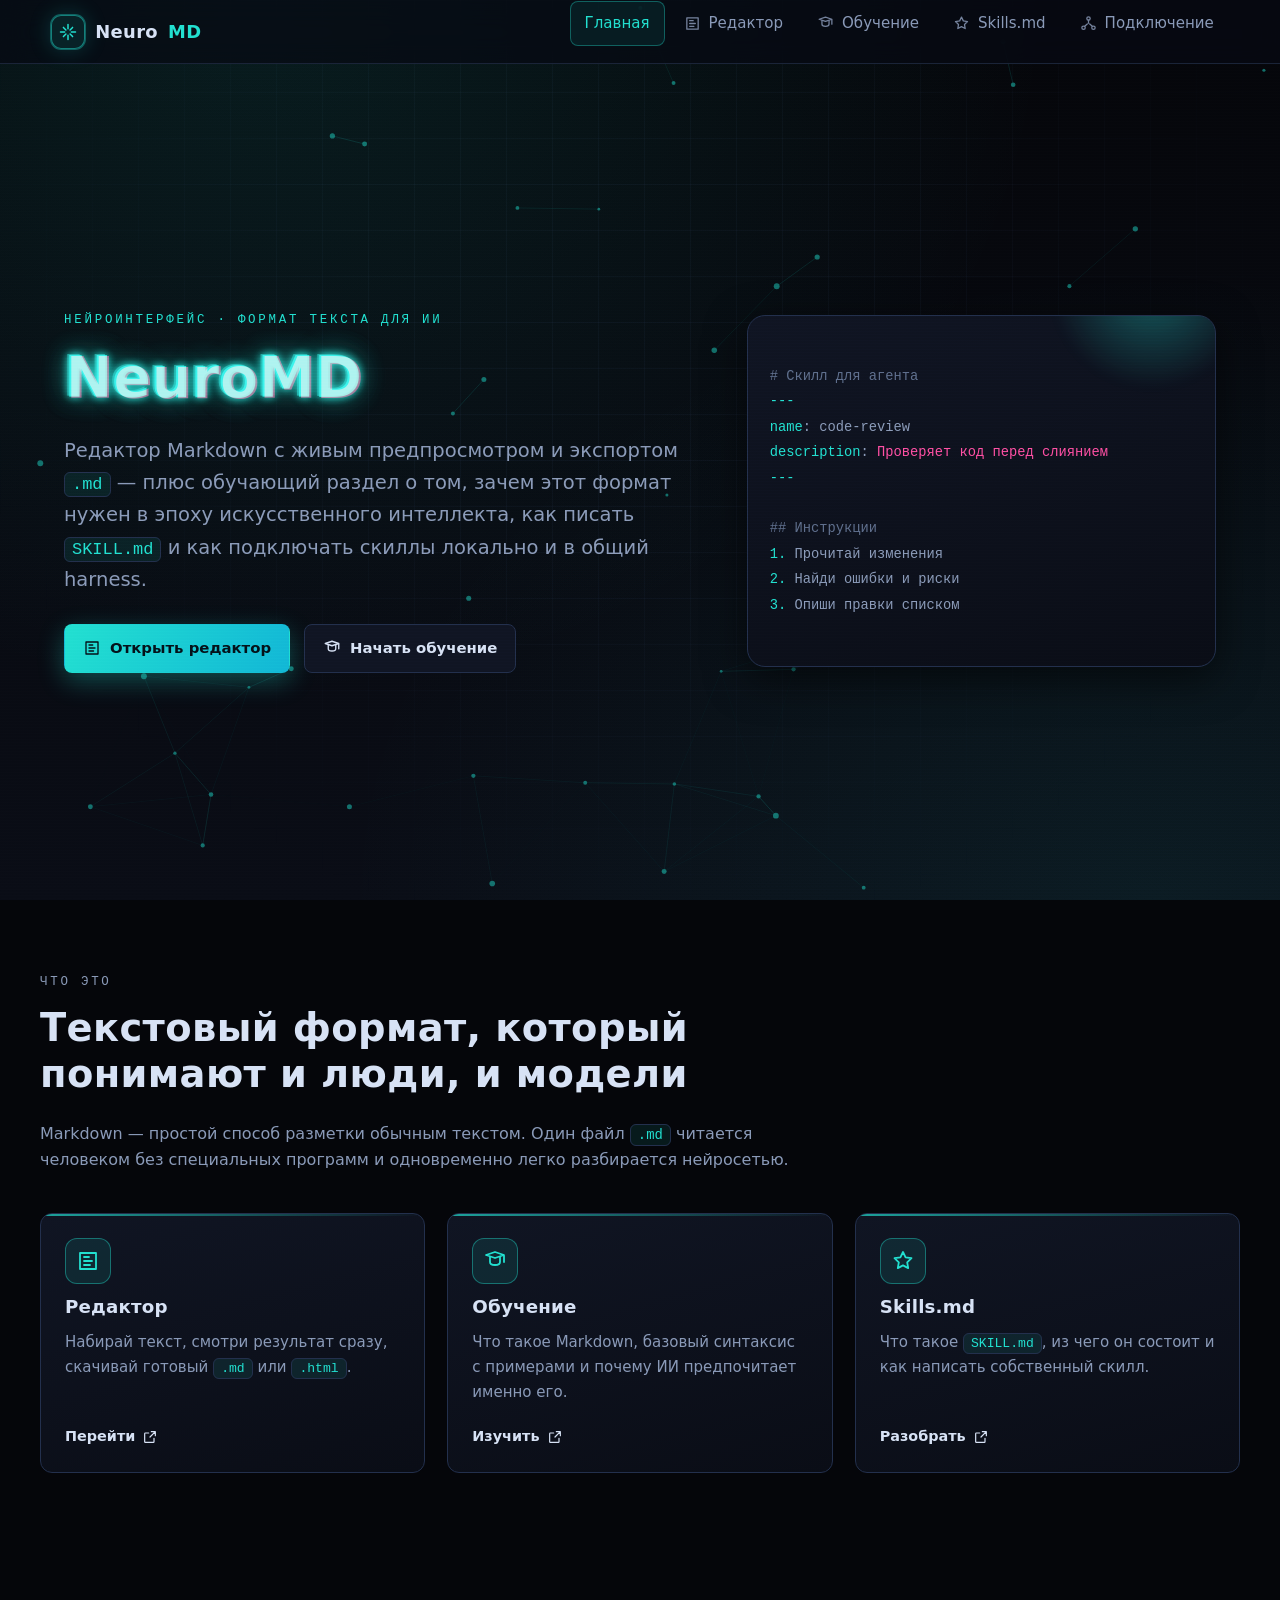
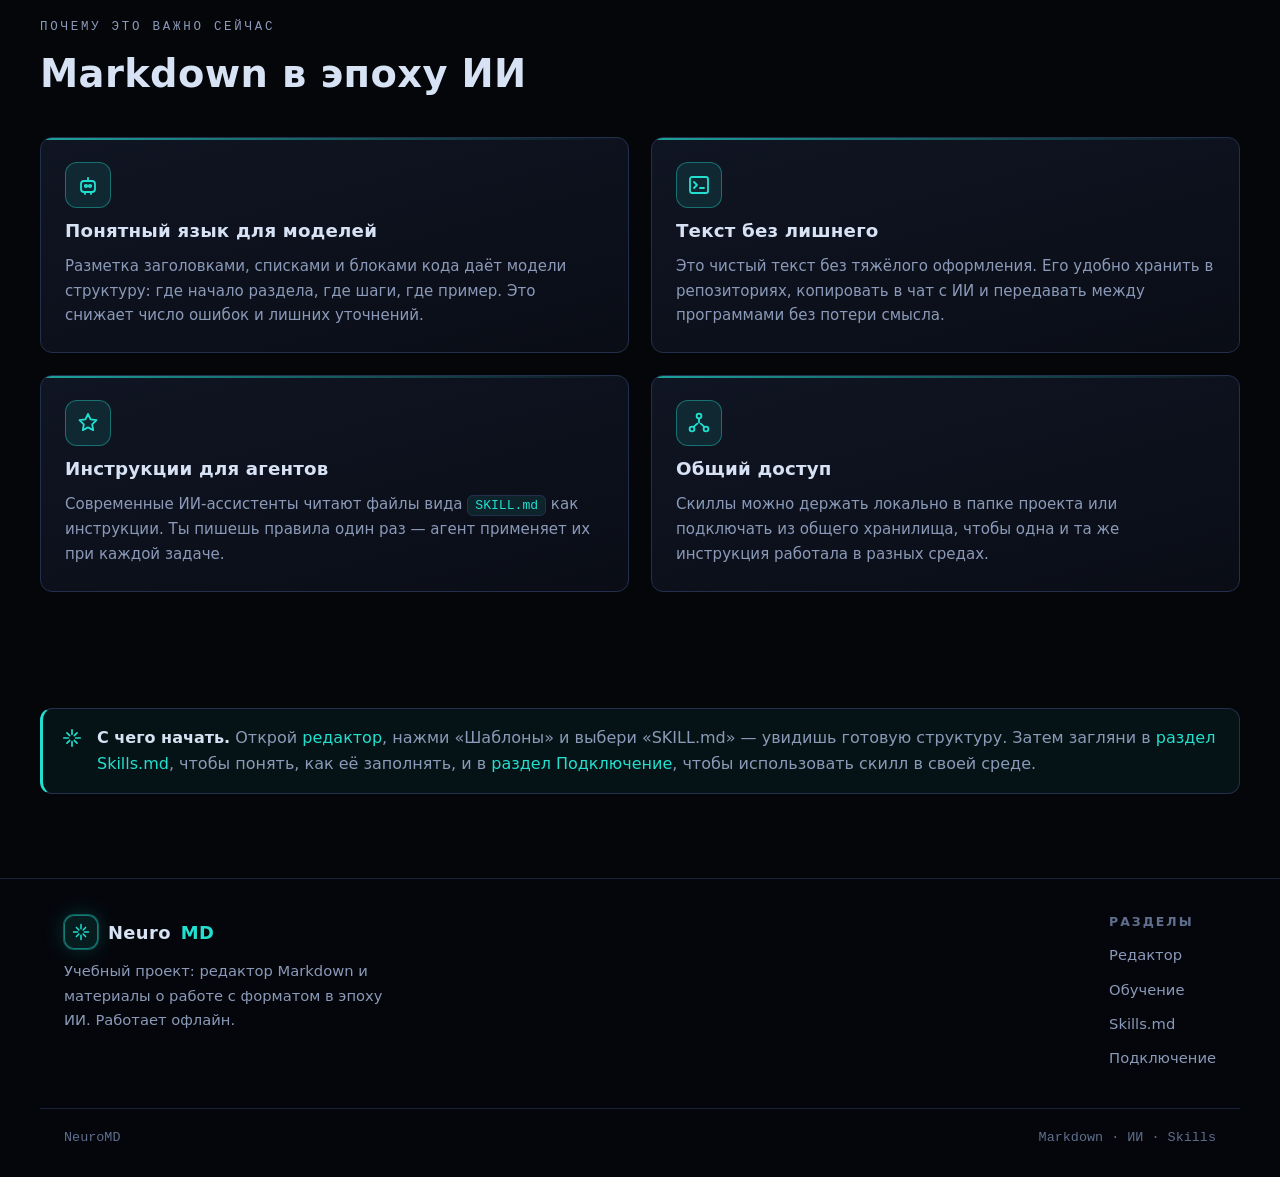
<file: index.html>
<!DOCTYPE html>
<html lang="ru">
<head>
  <meta charset="utf-8">
  <meta name="viewport" content="width=device-width, initial-scale=1">
  <meta http-equiv="Content-Security-Policy" content="default-src 'self'; script-src 'self'; style-src 'self' 'unsafe-inline'; img-src 'self' blob:; object-src 'none'; base-uri 'none'; form-action 'none'; connect-src 'none'">
  <link rel="icon" href="assets/favicon.svg" type="image/svg+xml">
  <title>NeuroMD — редактор Markdown и обучение</title>
  <meta name="description" content="Редактор Markdown с генерацией .md файлов и обучающий раздел о том, зачем нужен этот формат в эпоху ИИ.">
  <link rel="stylesheet" href="css/base.css">
  <link rel="stylesheet" href="css/layout.css">
  <link rel="stylesheet" href="css/components.css">
</head>
<body data-section="editor">
  <canvas id="neuro-bg"></canvas>

  <nav class="nav">
    <div class="container nav__inner">
      <a class="brand" href="index.html">
        <span class="brand__mark"><svg class="icon"><use href="#i-spark"></use></svg></span>
        Neuro<span class="brand__dot">MD</span>
      </a>
      <ul class="nav__links" id="nav-links">
        <li><a class="nav__link" href="index.html">Главная</a></li>
        <li><a class="nav__link" href="pages/editor.html"><svg class="icon"><use href="#i-editor"></use></svg>Редактор</a></li>
        <li><a class="nav__link" href="pages/learn.html"><svg class="icon"><use href="#i-learn"></use></svg>Обучение</a></li>
        <li><a class="nav__link" href="pages/skills.html"><svg class="icon"><use href="#i-skills"></use></svg>Skills.md</a></li>
        <li><a class="nav__link" href="pages/harness.html"><svg class="icon"><use href="#i-harness"></use></svg>Подключение</a></li>
      </ul>
      <button class="nav__toggle" id="nav-toggle" aria-label="Меню" aria-expanded="false"><svg class="icon"><use href="#i-menu"></use></svg></button>
    </div>
  </nav>

  <header class="hero scanlines">
    <div class="container hero__grid">
      <div>
        <p class="kicker">Нейроинтерфейс · формат текста для ИИ</p>
        <h1><span class="glitch glow-text" data-text="NeuroMD">NeuroMD</span></h1>
        <p class="hero__lead">
          Редактор Markdown с живым предпросмотром и экспортом <code>.md</code> — плюс
          обучающий раздел о том, зачем этот формат нужен в эпоху искусственного интеллекта,
          как писать <code>SKILL.md</code> и как подключать скиллы локально и в общий harness.
        </p>
        <div class="hero__actions">
          <a class="btn btn--primary" href="pages/editor.html"><svg class="icon"><use href="#i-editor"></use></svg>Открыть редактор</a>
          <a class="btn" href="pages/learn.html"><svg class="icon"><use href="#i-learn"></use></svg>Начать обучение</a>
        </div>
      </div>
      <div class="hero__visual">
        <div class="hero__code">
<span class="c"># Скилл для агента</span>
<span class="k">---</span>
<span class="k">name</span>: code-review
<span class="k">description</span>: <span class="s">Проверяет код перед слиянием</span>
<span class="k">---</span>

<span class="c">## Инструкции</span>
<span class="k">1.</span> Прочитай изменения
<span class="k">2.</span> Найди ошибки и риски
<span class="k">3.</span> Опиши правки списком
        </div>
      </div>
    </div>
  </header>

  <main>
    <section class="container section">
      <div class="section-head reveal">
        <p class="kicker">Что это</p>
        <h2>Текстовый формат, который понимают и люди, и модели</h2>
        <p>Markdown — простой способ разметки обычным текстом. Один файл <code>.md</code> читается
        человеком без специальных программ и одновременно легко разбирается нейросетью.</p>
      </div>
      <div class="grid grid--3">
        <a class="card reveal" href="pages/editor.html">
          <span class="card__ico"><svg class="icon"><use href="#i-editor"></use></svg></span>
          <h3>Редактор</h3>
          <p>Набирай текст, смотри результат сразу, скачивай готовый <code>.md</code> или <code>.html</code>.</p>
          <span class="card__link">Перейти <svg class="icon"><use href="#i-external"></use></svg></span>
        </a>
        <a class="card reveal" href="pages/learn.html">
          <span class="card__ico"><svg class="icon"><use href="#i-learn"></use></svg></span>
          <h3>Обучение</h3>
          <p>Что такое Markdown, базовый синтаксис с примерами и почему ИИ предпочитает именно его.</p>
          <span class="card__link">Изучить <svg class="icon"><use href="#i-external"></use></svg></span>
        </a>
        <a class="card reveal" href="pages/skills.html">
          <span class="card__ico"><svg class="icon"><use href="#i-skills"></use></svg></span>
          <h3>Skills.md</h3>
          <p>Что такое <code>SKILL.md</code>, из чего он состоит и как написать собственный скилл.</p>
          <span class="card__link">Разобрать <svg class="icon"><use href="#i-external"></use></svg></span>
        </a>
      </div>
    </section>

    <section class="container section">
      <div class="section-head reveal">
        <p class="kicker">Почему это важно сейчас</p>
        <h2>Markdown в эпоху ИИ</h2>
      </div>
      <div class="grid grid--2">
        <div class="card reveal">
          <span class="card__ico"><svg class="icon"><use href="#i-robot"></use></svg></span>
          <h3>Понятный язык для моделей</h3>
          <p>Разметка заголовками, списками и блоками кода даёт модели структуру: где начало раздела,
          где шаги, где пример. Это снижает число ошибок и лишних уточнений.</p>
        </div>
        <div class="card reveal">
          <span class="card__ico"><svg class="icon"><use href="#i-terminal"></use></svg></span>
          <h3>Текст без лишнего</h3>
          <p>Это чистый текст без тяжёлого оформления. Его удобно хранить в репозиториях, копировать
          в чат с ИИ и передавать между программами без потери смысла.</p>
        </div>
        <div class="card reveal">
          <span class="card__ico"><svg class="icon"><use href="#i-skills"></use></svg></span>
          <h3>Инструкции для агентов</h3>
          <p>Современные ИИ-ассистенты читают файлы вида <code>SKILL.md</code> как инструкции.
          Ты пишешь правила один раз — агент применяет их при каждой задаче.</p>
        </div>
        <div class="card reveal">
          <span class="card__ico"><svg class="icon"><use href="#i-harness"></use></svg></span>
          <h3>Общий доступ</h3>
          <p>Скиллы можно держать локально в папке проекта или подключать из общего хранилища,
          чтобы одна и та же инструкция работала в разных средах.</p>
        </div>
      </div>
    </section>

    <section class="container section--tight">
      <div class="callout reveal">
        <svg class="icon"><use href="#i-spark"></use></svg>
        <p><strong>С чего начать.</strong> Открой <a href="pages/editor.html">редактор</a>, нажми «Шаблоны» и выбери
        «SKILL.md» — увидишь готовую структуру. Затем загляни в <a href="pages/skills.html">раздел Skills.md</a>,
        чтобы понять, как её заполнять, и в <a href="pages/harness.html">раздел Подключение</a>, чтобы
        использовать скилл в своей среде.</p>
      </div>
    </section>
  </main>

  <footer class="footer">
    <div class="container footer__grid">
      <div class="footer__brand">
        <div class="brand" style="margin-bottom:10px">
          <span class="brand__mark"><svg class="icon"><use href="#i-spark"></use></svg></span>
          Neuro<span class="brand__dot">MD</span>
        </div>
        <p>Учебный проект: редактор Markdown и материалы о работе с форматом в эпоху ИИ. Работает офлайн.</p>
      </div>
      <div class="footer__col">
        <h4>Разделы</h4>
        <ul>
          <li><a href="pages/editor.html">Редактор</a></li>
          <li><a href="pages/learn.html">Обучение</a></li>
          <li><a href="pages/skills.html">Skills.md</a></li>
          <li><a href="pages/harness.html">Подключение</a></li>
        </ul>
      </div>
    </div>
    <div class="container footer__bottom">
      <span>NeuroMD</span>
      <span>Markdown · ИИ · Skills</span>
    </div>
  </footer>

  <script src="js/icons.js" defer></script>
  <script src="js/parser.js" defer></script>
  <script src="js/storage.js" defer></script>
  <script src="js/neuro-bg.js" defer></script>
  <script src="js/ui.js" defer></script>
</body>
</html>
</file>
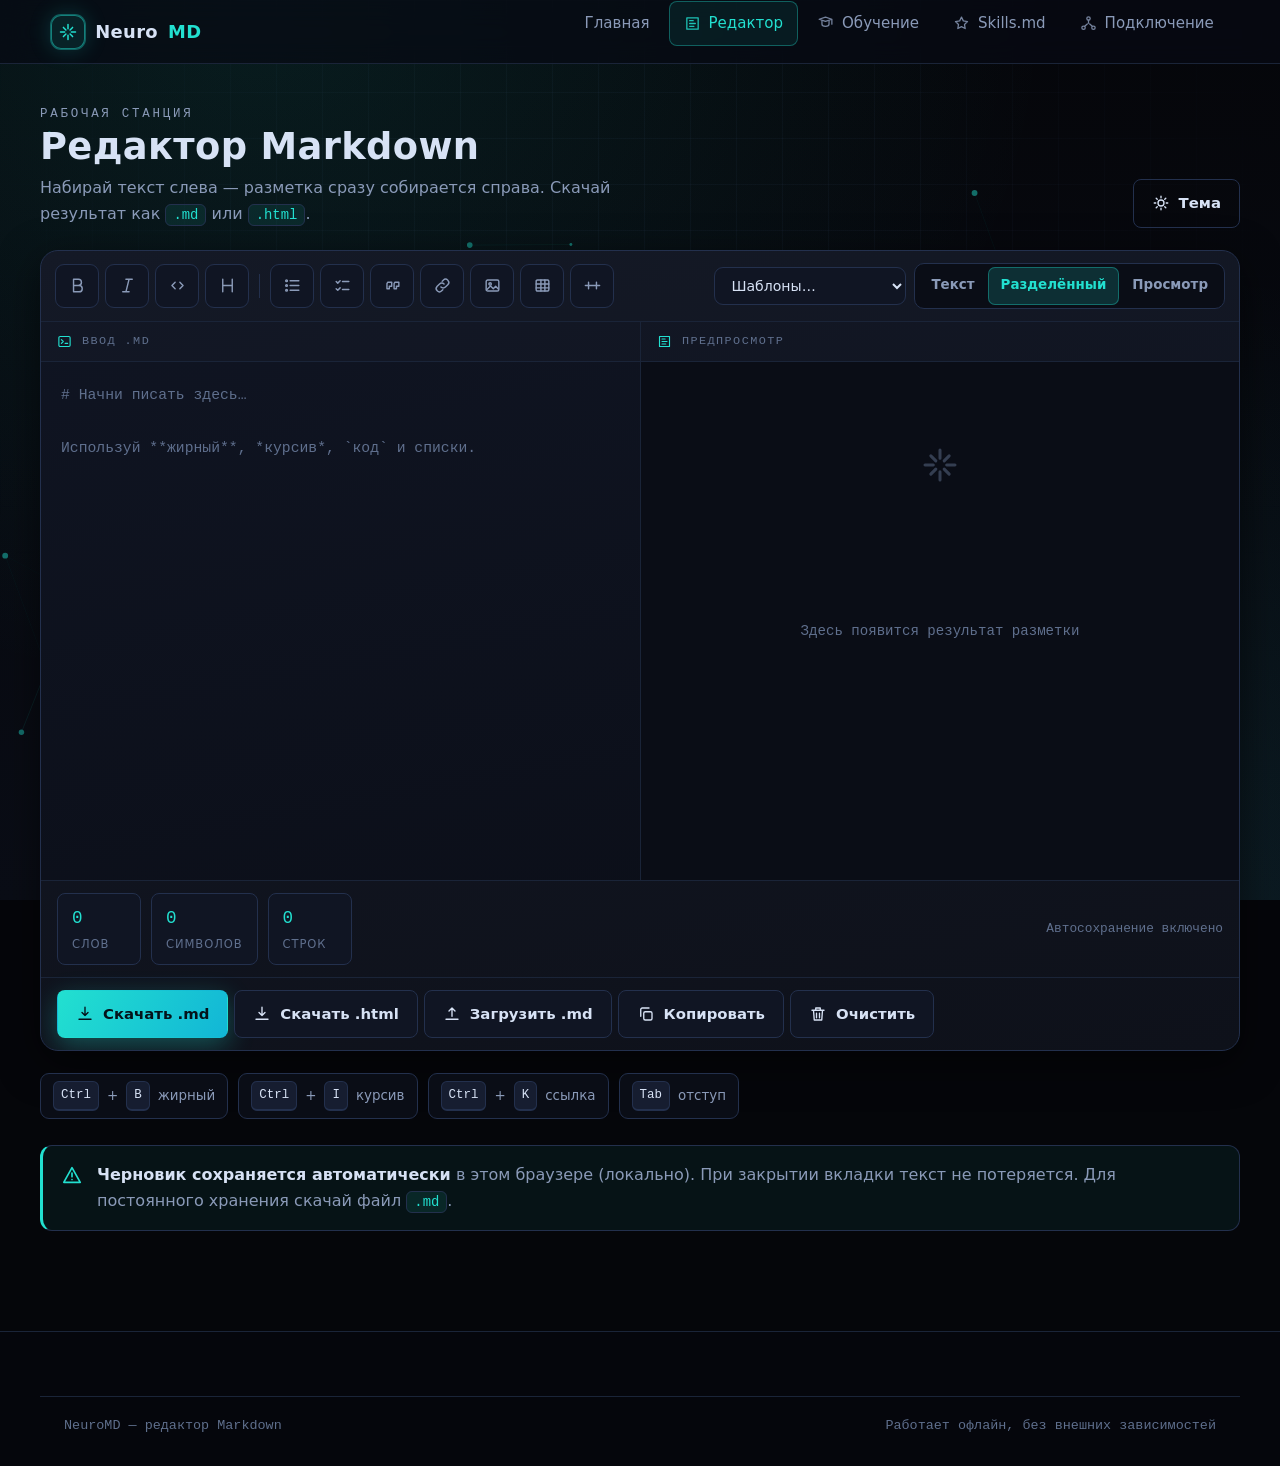
<file: pages/editor.html>
<!DOCTYPE html>
<html lang="ru">
<head>
  <meta charset="utf-8">
  <meta name="viewport" content="width=device-width, initial-scale=1">
  <meta http-equiv="Content-Security-Policy" content="default-src 'self'; script-src 'self'; style-src 'self' 'unsafe-inline'; img-src 'self' blob:; object-src 'none'; base-uri 'none'; form-action 'none'; connect-src 'none'">
  <link rel="icon" href="../assets/favicon.svg" type="image/svg+xml">
  <title>NeuroMD — редактор Markdown</title>
  <meta name="description" content="Онлайн-редактор Markdown с живым предпросмотром и экспортом .md файлов.">
  <link rel="stylesheet" href="../css/base.css">
  <link rel="stylesheet" href="../css/layout.css">
  <link rel="stylesheet" href="../css/components.css">
  <link rel="stylesheet" href="../css/editor.css">
</head>
<body data-section="editor">
  <canvas id="neuro-bg"></canvas>

  <nav class="nav">
    <div class="container nav__inner">
      <a class="brand" href="../index.html">
        <span class="brand__mark"><svg class="icon"><use href="#i-spark"></use></svg></span>
        Neuro<span class="brand__dot">MD</span>
      </a>
      <ul class="nav__links" id="nav-links">
        <li><a class="nav__link" href="../index.html">Главная</a></li>
        <li><a class="nav__link" href="editor.html"><svg class="icon"><use href="#i-editor"></use></svg>Редактор</a></li>
        <li><a class="nav__link" href="learn.html"><svg class="icon"><use href="#i-learn"></use></svg>Обучение</a></li>
        <li><a class="nav__link" href="skills.html"><svg class="icon"><use href="#i-skills"></use></svg>Skills.md</a></li>
        <li><a class="nav__link" href="harness.html"><svg class="icon"><use href="#i-harness"></use></svg>Подключение</a></li>
      </ul>
      <button class="nav__toggle" id="nav-toggle" aria-label="Меню" aria-expanded="false"><svg class="icon"><use href="#i-menu"></use></svg></button>
    </div>
  </nav>

  <main class="container editor-page">
    <div class="editor-head">
      <div>
        <p class="kicker">Рабочая станция</p>
        <h1>Редактор Markdown</h1>
        <p>Набирай текст слева — разметка сразу собирается справа. Скачай результат как <code>.md</code> или <code>.html</code>.</p>
      </div>
      <div class="btn-group">
        <button class="btn btn--ghost" data-theme-toggle type="button" title="Сменить тему">
          <svg class="icon"><use href="#i-theme"></use></svg><span>Тема</span>
        </button>
      </div>
    </div>

    <section class="editor-panel">
      <div class="editor-toolbar">
        <div class="btn-group">
          <button class="tool-btn" data-action="bold" type="button" title="Жирный (Ctrl+B)" aria-label="Жирный текст"><svg class="icon"><use href="#i-bold"></use></svg></button>
          <button class="tool-btn" data-action="italic" type="button" title="Курсив (Ctrl+I)" aria-label="Курсивный текст"><svg class="icon"><use href="#i-italic"></use></svg></button>
          <button class="tool-btn" data-action="code" type="button" title="Инлайн-код" aria-label="Инлайн-код"><svg class="icon"><use href="#i-code"></use></svg></button>
          <button class="tool-btn" data-action="heading" type="button" title="Заголовок" aria-label="Заголовок второго уровня"><svg class="icon"><use href="#i-heading"></use></svg></button>
        </div>
        <span class="editor-toolbar__sep"></span>
        <div class="btn-group">
          <button class="tool-btn" data-action="list" type="button" title="Список" aria-label="Маркированный список"><svg class="icon"><use href="#i-list"></use></svg></button>
          <button class="tool-btn" data-action="checklist" type="button" title="Чек-лист" aria-label="Чек-лист"><svg class="icon"><use href="#i-checklist"></use></svg></button>
          <button class="tool-btn" data-action="quote" type="button" title="Цитата" aria-label="Цитата"><svg class="icon"><use href="#i-quote"></use></svg></button>
          <button class="tool-btn" data-action="link" type="button" title="Ссылка (Ctrl+K)" aria-label="Вставить ссылку"><svg class="icon"><use href="#i-link"></use></svg></button>
          <button class="tool-btn" data-action="image" type="button" title="Картинка" aria-label="Вставить изображение"><svg class="icon"><use href="#i-image"></use></svg></button>
          <button class="tool-btn" data-action="table" type="button" title="Таблица" aria-label="Вставить таблицу"><svg class="icon"><use href="#i-table"></use></svg></button>
          <button class="tool-btn" data-action="hr" type="button" title="Линия" aria-label="Вставить горизонтальную линию"><svg class="icon"><use href="#i-hr"></use></svg></button>
        </div>
        <span class="spacer"></span>
        <label class="visually-hidden" for="tpl-select">Шаблон документа</label>
        <select class="select" id="tpl-select" title="Вставить шаблон">
          <option value="">Шаблоны…</option>
        </select>
        <div class="segmented" role="group" aria-label="Режим просмотра">
          <button data-mode-btn="edit" type="button">Текст</button>
          <button data-mode-btn="split" type="button" class="is-active">Разделённый</button>
          <button data-mode-btn="preview" type="button">Просмотр</button>
        </div>
      </div>

      <div class="editor-workspace" id="md-workspace" data-mode="split">
        <div class="pane pane--input">
          <div class="pane__head"><svg class="icon"><use href="#i-terminal"></use></svg>Ввод .md</div>
          <textarea class="editor-input" id="md-input" spellcheck="false"
            placeholder="# Начни писать здесь…&#10;&#10;Используй **жирный**, *курсив*, `код` и списки."></textarea>
        </div>
        <div class="pane pane--preview">
          <div class="pane__head"><svg class="icon"><use href="#i-editor"></use></svg>Предпросмотр</div>
          <div class="editor-preview" id="md-preview">
            <div class="preview-empty">
              <svg class="icon"><use href="#i-spark"></use></svg>
              <span>Здесь появится результат разметки</span>
            </div>
          </div>
        </div>
      </div>

      <div class="editor-status">
        <div class="stats">
          <div class="stat"><span class="stat__val" id="stat-words">0</span><span class="stat__key">слов</span></div>
          <div class="stat"><span class="stat__val" id="stat-chars">0</span><span class="stat__key">символов</span></div>
          <div class="stat"><span class="stat__val" id="stat-lines">0</span><span class="stat__key">строк</span></div>
        </div>
        <span class="spacer"></span>
        <span class="status-msg" id="status-msg" role="status" aria-live="polite"><span>Автосохранение включено</span></span>
      </div>

      <div class="editor-status">
        <div class="btn-group">
          <button class="btn btn--primary" data-cmd="download-md" type="button"><svg class="icon"><use href="#i-download"></use></svg>Скачать .md</button>
          <button class="btn" data-cmd="download-html" type="button"><svg class="icon"><use href="#i-download"></use></svg>Скачать .html</button>
          <button class="btn" data-cmd="upload" type="button"><svg class="icon"><use href="#i-upload"></use></svg>Загрузить .md</button>
          <button class="btn" data-cmd="copy" type="button"><svg class="icon"><use href="#i-copy"></use></svg>Копировать</button>
          <button class="btn btn--danger" data-cmd="clear" type="button"><svg class="icon"><use href="#i-clear"></use></svg>Очистить</button>
        </div>
        <input type="file" id="file-input" accept=".md,.markdown,.txt" class="visually-hidden">
      </div>
    </section>

    <div class="hotkeys">
      <span class="hotkey"><kbd>Ctrl</kbd>+<kbd>B</kbd> жирный</span>
      <span class="hotkey"><kbd>Ctrl</kbd>+<kbd>I</kbd> курсив</span>
      <span class="hotkey"><kbd>Ctrl</kbd>+<kbd>K</kbd> ссылка</span>
      <span class="hotkey"><kbd>Tab</kbd> отступ</span>
    </div>

    <div class="callout" style="margin-top:26px">
      <svg class="icon"><use href="#i-warn"></use></svg>
      <p><strong>Черновик сохраняется автоматически</strong> в этом браузере (локально). При закрытии вкладки текст не потеряется. Для постоянного хранения скачай файл <code>.md</code>.</p>
    </div>
  </main>

  <footer class="footer">
    <div class="container footer__bottom">
      <span>NeuroMD — редактор Markdown</span>
      <span>Работает офлайн, без внешних зависимостей</span>
    </div>
  </footer>

  <script src="../js/icons.js" defer></script>
  <script src="../js/parser.js" defer></script>
  <script src="../js/storage.js" defer></script>
  <script src="../js/templates.js" defer></script>
  <script src="../js/neuro-bg.js" defer></script>
  <script src="../js/ui.js" defer></script>
  <script src="../js/editor.js" defer></script>
</body>
</html>
</file>
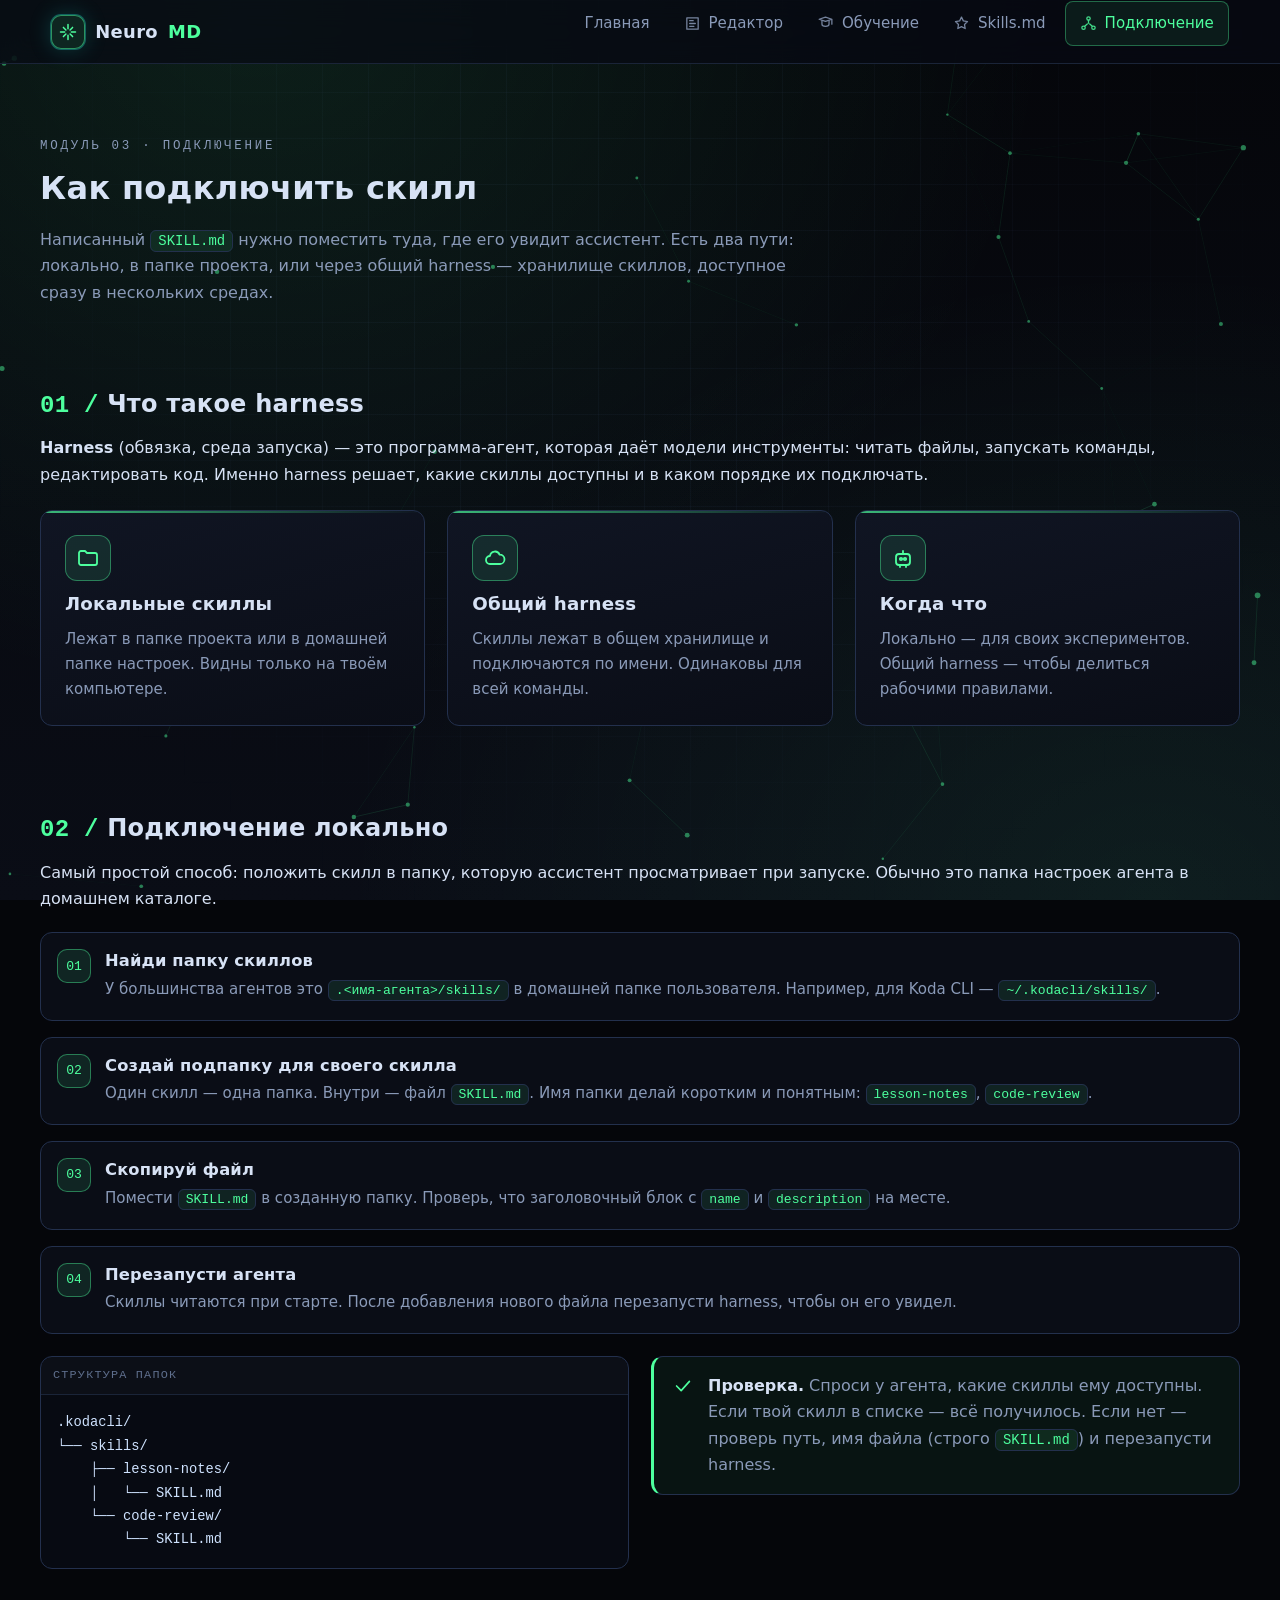
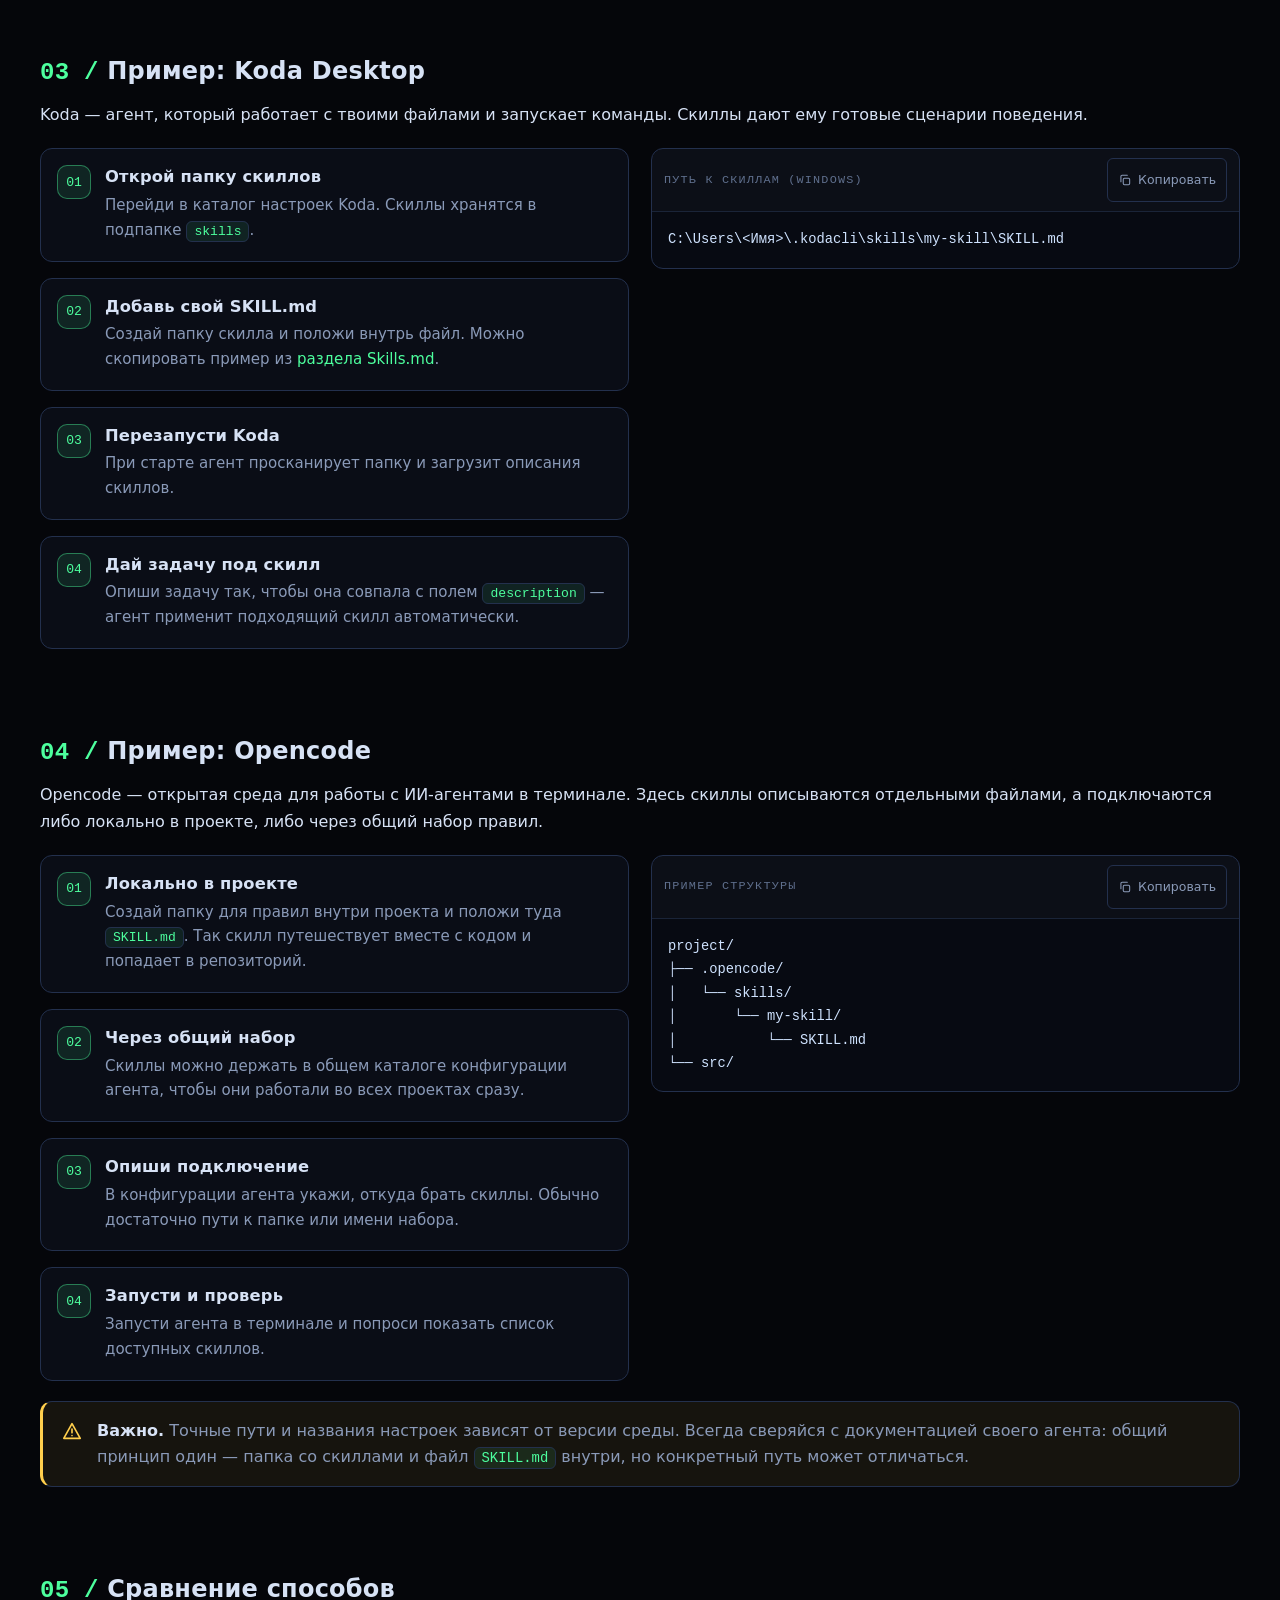
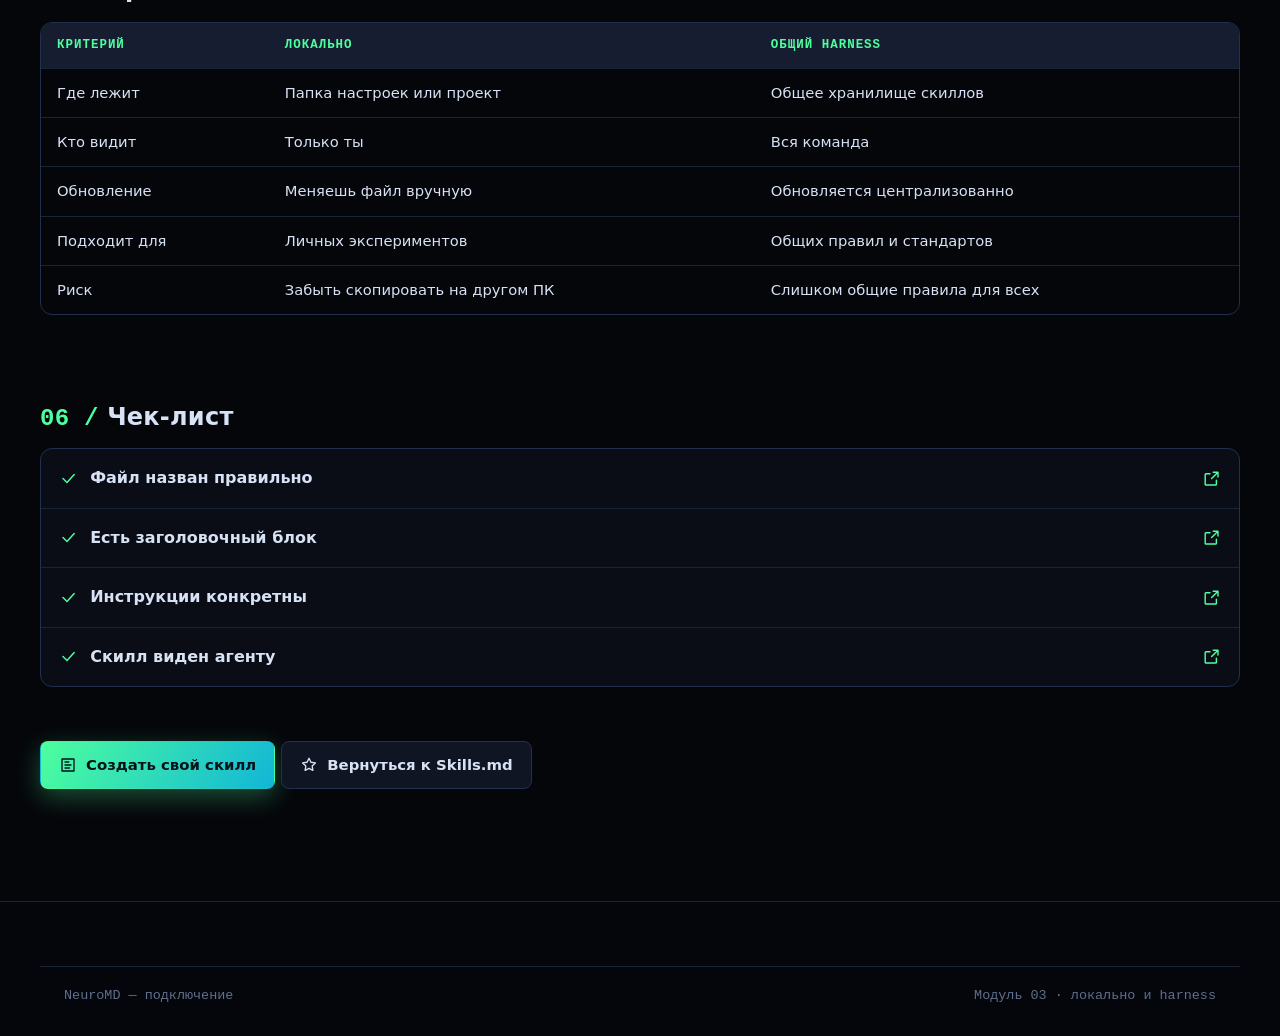
<file: pages/harness.html>
<!DOCTYPE html>
<html lang="ru">
<head>
  <meta charset="utf-8">
  <meta name="viewport" content="width=device-width, initial-scale=1">
  <meta http-equiv="Content-Security-Policy" content="default-src 'self'; script-src 'self'; style-src 'self' 'unsafe-inline'; img-src 'self' blob:; object-src 'none'; base-uri 'none'; form-action 'none'; connect-src 'none'">
  <link rel="icon" href="../assets/favicon.svg" type="image/svg+xml">
  <title>NeuroMD — подключение скиллов: локально и в harness</title>
  <meta name="description" content="Как подключить скиллы локально и в общий harness на примере Koda Desktop и Opencode.">
  <link rel="stylesheet" href="../css/base.css">
  <link rel="stylesheet" href="../css/layout.css">
  <link rel="stylesheet" href="../css/components.css">
</head>
<body data-section="harness">
  <canvas id="neuro-bg"></canvas>

  <nav class="nav">
    <div class="container nav__inner">
      <a class="brand" href="../index.html">
        <span class="brand__mark"><svg class="icon"><use href="#i-spark"></use></svg></span>
        Neuro<span class="brand__dot">MD</span>
      </a>
      <ul class="nav__links" id="nav-links">
        <li><a class="nav__link" href="../index.html">Главная</a></li>
        <li><a class="nav__link" href="editor.html"><svg class="icon"><use href="#i-editor"></use></svg>Редактор</a></li>
        <li><a class="nav__link" href="learn.html"><svg class="icon"><use href="#i-learn"></use></svg>Обучение</a></li>
        <li><a class="nav__link" href="skills.html"><svg class="icon"><use href="#i-skills"></use></svg>Skills.md</a></li>
        <li><a class="nav__link" href="harness.html"><svg class="icon"><use href="#i-harness"></use></svg>Подключение</a></li>
      </ul>
      <button class="nav__toggle" id="nav-toggle" aria-label="Меню" aria-expanded="false"><svg class="icon"><use href="#i-menu"></use></svg></button>
    </div>
  </nav>

  <main class="container section">
    <div class="section-head">
      <p class="kicker">Модуль 03 · подключение</p>
      <h1>Как подключить скилл</h1>
      <p class="dim">Написанный <code>SKILL.md</code> нужно поместить туда, где его увидит ассистент.
      Есть два пути: локально, в папке проекта, или через общий harness — хранилище скиллов,
      доступное сразу в нескольких средах.</p>
    </div>

    <!-- Что такое harness -->
    <section class="section--tight" id="what">
      <h2><span class="accent mono">01 /</span> Что такое harness</h2>
      <p><strong>Harness</strong> (обвязка, среда запуска) — это программа-агент, которая даёт модели
      инструменты: читать файлы, запускать команды, редактировать код. Именно harness решает, какие
      скиллы доступны и в каком порядке их подключать.</p>
      <div class="grid grid--3" style="margin-top:22px">
        <div class="card"><span class="card__ico"><svg class="icon"><use href="#i-folder"></use></svg></span><h3>Локальные скиллы</h3><p>Лежат в папке проекта или в домашней папке настроек. Видны только на твоём компьютере.</p></div>
        <div class="card"><span class="card__ico"><svg class="icon"><use href="#i-cloud"></use></svg></span><h3>Общий harness</h3><p>Скиллы лежат в общем хранилище и подключаются по имени. Одинаковы для всей команды.</p></div>
        <div class="card"><span class="card__ico"><svg class="icon"><use href="#i-robot"></use></svg></span><h3>Когда что</h3><p>Локально — для своих экспериментов. Общий harness — чтобы делиться рабочими правилами.</p></div>
      </div>
    </section>

    <!-- Локально -->
    <section class="section--tight" id="local">
      <h2><span class="accent mono">02 /</span> Подключение локально</h2>
      <p>Самый простой способ: положить скилл в папку, которую ассистент просматривает при запуске.
      Обычно это папка настроек агента в домашнем каталоге.</p>

      <ol class="steps" style="margin-top:20px">
        <li>
          <h4>Найди папку скиллов</h4>
          <p>У большинства агентов это <code>.&lt;имя-агента&gt;/skills/</code> в домашней папке
          пользователя. Например, для Koda CLI — <code>~/.kodacli/skills/</code>.</p>
        </li>
        <li>
          <h4>Создай подпапку для своего скилла</h4>
          <p>Один скилл — одна папка. Внутри — файл <code>SKILL.md</code>. Имя папки делай коротким
          и понятным: <code>lesson-notes</code>, <code>code-review</code>.</p>
        </li>
        <li>
          <h4>Скопируй файл</h4>
          <p>Помести <code>SKILL.md</code> в созданную папку. Проверь, что заголовочный блок с
          <code>name</code> и <code>description</code> на месте.</p>
        </li>
        <li>
          <h4>Перезапусти агента</h4>
          <p>Скиллы читаются при старте. После добавления нового файла перезапусти harness, чтобы он
          его увидел.</p>
        </li>
      </ol>

      <div class="grid grid--2" style="margin-top:22px; align-items:start">
        <div class="code">
          <div class="code__bar"><span class="code__lang">Структура папок</span></div>
          <pre><code>.kodacli/
└── skills/
    ├── lesson-notes/
    │   └── SKILL.md
    └── code-review/
        └── SKILL.md</code></pre>
        </div>
        <div class="callout">
          <svg class="icon"><use href="#i-check"></use></svg>
          <p><strong>Проверка.</strong> Спроси у агента, какие скиллы ему доступны. Если твой скилл
          в списке — всё получилось. Если нет — проверь путь, имя файла (строго <code>SKILL.md</code>)
          и перезапусти harness.</p>
        </div>
      </div>
    </section>

    <!-- Koda Desktop -->
    <section class="section--tight" id="koda">
      <h2><span class="accent mono">03 /</span> Пример: Koda Desktop</h2>
      <p>Koda — агент, который работает с твоими файлами и запускает команды. Скиллы дают ему
      готовые сценарии поведения.</p>

      <div class="grid grid--2" style="margin-top:20px; align-items:start">
        <div>
          <ol class="steps">
            <li>
              <h4>Открой папку скиллов</h4>
              <p>Перейди в каталог настроек Koda. Скиллы хранятся в подпапке <code>skills</code>.</p>
            </li>
            <li>
              <h4>Добавь свой SKILL.md</h4>
              <p>Создай папку скилла и положи внутрь файл. Можно скопировать пример из
              <a href="skills.html">раздела Skills.md</a>.</p>
            </li>
            <li>
              <h4>Перезапусти Koda</h4>
              <p>При старте агент просканирует папку и загрузит описания скиллов.</p>
            </li>
            <li>
              <h4>Дай задачу под скилл</h4>
              <p>Опиши задачу так, чтобы она совпала с полем <code>description</code> — агент
              применит подходящий скилл автоматически.</p>
            </li>
          </ol>
        </div>
        <div class="code">
          <div class="code__bar">
            <span class="code__lang">Путь к скиллам (Windows)</span>
            <button class="code__copy" data-copy="#koda-path"><svg class="icon"><use href="#i-copy"></use></svg><span class="code__copy-label">Копировать</span></button>
          </div>
          <pre><code id="koda-path">C:\Users\&lt;Имя&gt;\.kodacli\skills\my-skill\SKILL.md</code></pre>
        </div>
      </div>
    </section>

    <!-- Opencode -->
    <section class="section--tight" id="opencode">
      <h2><span class="accent mono">04 /</span> Пример: Opencode</h2>
      <p>Opencode — открытая среда для работы с ИИ-агентами в терминале. Здесь скиллы описываются
      отдельными файлами, а подключаются либо локально в проекте, либо через общий набор правил.</p>

      <div class="grid grid--2" style="margin-top:20px; align-items:start">
        <div>
          <ol class="steps">
            <li>
              <h4>Локально в проекте</h4>
              <p>Создай папку для правил внутри проекта и положи туда <code>SKILL.md</code>. Так
              скилл путешествует вместе с кодом и попадает в репозиторий.</p>
            </li>
            <li>
              <h4>Через общий набор</h4>
              <p>Скиллы можно держать в общем каталоге конфигурации агента, чтобы они работали во
              всех проектах сразу.</p>
            </li>
            <li>
              <h4>Опиши подключение</h4>
              <p>В конфигурации агента укажи, откуда брать скиллы. Обычно достаточно пути к папке
              или имени набора.</p>
            </li>
            <li>
              <h4>Запусти и проверь</h4>
              <p>Запусти агента в терминале и попроси показать список доступных скиллов.</p>
            </li>
          </ol>
        </div>
        <div class="code">
          <div class="code__bar">
            <span class="code__lang">Пример структуры</span>
            <button class="code__copy" data-copy="#oc-tree"><svg class="icon"><use href="#i-copy"></use></svg><span class="code__copy-label">Копировать</span></button>
          </div>
          <pre><code id="oc-tree">project/
├── .opencode/
│   └── skills/
│       └── my-skill/
│           └── SKILL.md
└── src/</code></pre>
        </div>
      </div>

      <div class="callout callout--warn" style="margin-top:20px">
        <svg class="icon"><use href="#i-warn"></use></svg>
        <p><strong>Важно.</strong> Точные пути и названия настроек зависят от версии среды. Всегда
        сверяйся с документацией своего агента: общий принцип один — папка со скиллами и файл
        <code>SKILL.md</code> внутри, но конкретный путь может отличаться.</p>
      </div>
    </section>

    <!-- Сравнение -->
    <section class="section--tight" id="compare">
      <h2><span class="accent mono">05 /</span> Сравнение способов</h2>
      <div class="table-wrap" style="margin-top:16px">
        <table class="data">
          <thead>
            <tr><th>Критерий</th><th>Локально</th><th>Общий harness</th></tr>
          </thead>
          <tbody>
            <tr><td>Где лежит</td><td>Папка настроек или проект</td><td>Общее хранилище скиллов</td></tr>
            <tr><td>Кто видит</td><td>Только ты</td><td>Вся команда</td></tr>
            <tr><td>Обновление</td><td>Меняешь файл вручную</td><td>Обновляется централизованно</td></tr>
            <tr><td>Подходит для</td><td>Личных экспериментов</td><td>Общих правил и стандартов</td></tr>
            <tr><td>Риск</td><td>Забыть скопировать на другом ПК</td><td>Слишком общие правила для всех</td></tr>
          </tbody>
        </table>
      </div>
    </section>

    <!-- Чек-лист -->
    <section class="section--tight" id="checklist">
      <h2><span class="accent mono">06 /</span> Чек-лист</h2>
      <div class="accordion">
        <div class="accordion__item">
          <button class="accordion__head" aria-expanded="false"><svg class="icon"><use href="#i-check"></use></svg>Файл назван правильно<svg class="icon accordion__chev"><use href="#i-external"></use></svg></button>
          <div class="accordion__body"><div class="accordion__inner"><p>Имя строго <code>SKILL.md</code>, внутри папки скилла.</p></div></div>
        </div>
        <div class="accordion__item">
          <button class="accordion__head" aria-expanded="false"><svg class="icon"><use href="#i-check"></use></svg>Есть заголовочный блок<svg class="icon accordion__chev"><use href="#i-external"></use></svg></button>
          <div class="accordion__body"><div class="accordion__inner"><p>Поля <code>name</code> и <code>description</code> заполнены и понятны.</p></div></div>
        </div>
        <div class="accordion__item">
          <button class="accordion__head" aria-expanded="false"><svg class="icon"><use href="#i-check"></use></svg>Инструкции конкретны<svg class="icon accordion__chev"><use href="#i-external"></use></svg></button>
          <div class="accordion__body"><div class="accordion__inner"><p>Шаги написаны глаголами, нет расплывчатых формулировок.</p></div></div>
        </div>
        <div class="accordion__item">
          <button class="accordion__head" aria-expanded="false"><svg class="icon"><use href="#i-check"></use></svg>Скилл виден агенту<svg class="icon accordion__chev"><use href="#i-external"></use></svg></button>
          <div class="accordion__body"><div class="accordion__inner"><p>После перезапуска агент показывает скилл в списке доступных.</p></div></div>
        </div>
      </div>
    </section>

    <div class="btn-group" style="margin-top:10px">
      <a class="btn btn--primary" href="editor.html"><svg class="icon"><use href="#i-editor"></use></svg>Создать свой скилл</a>
      <a class="btn" href="skills.html"><svg class="icon"><use href="#i-skills"></use></svg>Вернуться к Skills.md</a>
    </div>
  </main>

  <footer class="footer">
    <div class="container footer__bottom">
      <span>NeuroMD — подключение</span>
      <span>Модуль 03 · локально и harness</span>
    </div>
  </footer>

  <script src="../js/icons.js" defer></script>
  <script src="../js/parser.js" defer></script>
  <script src="../js/storage.js" defer></script>
  <script src="../js/neuro-bg.js" defer></script>
  <script src="../js/ui.js" defer></script>
</body>
</html>
</file>
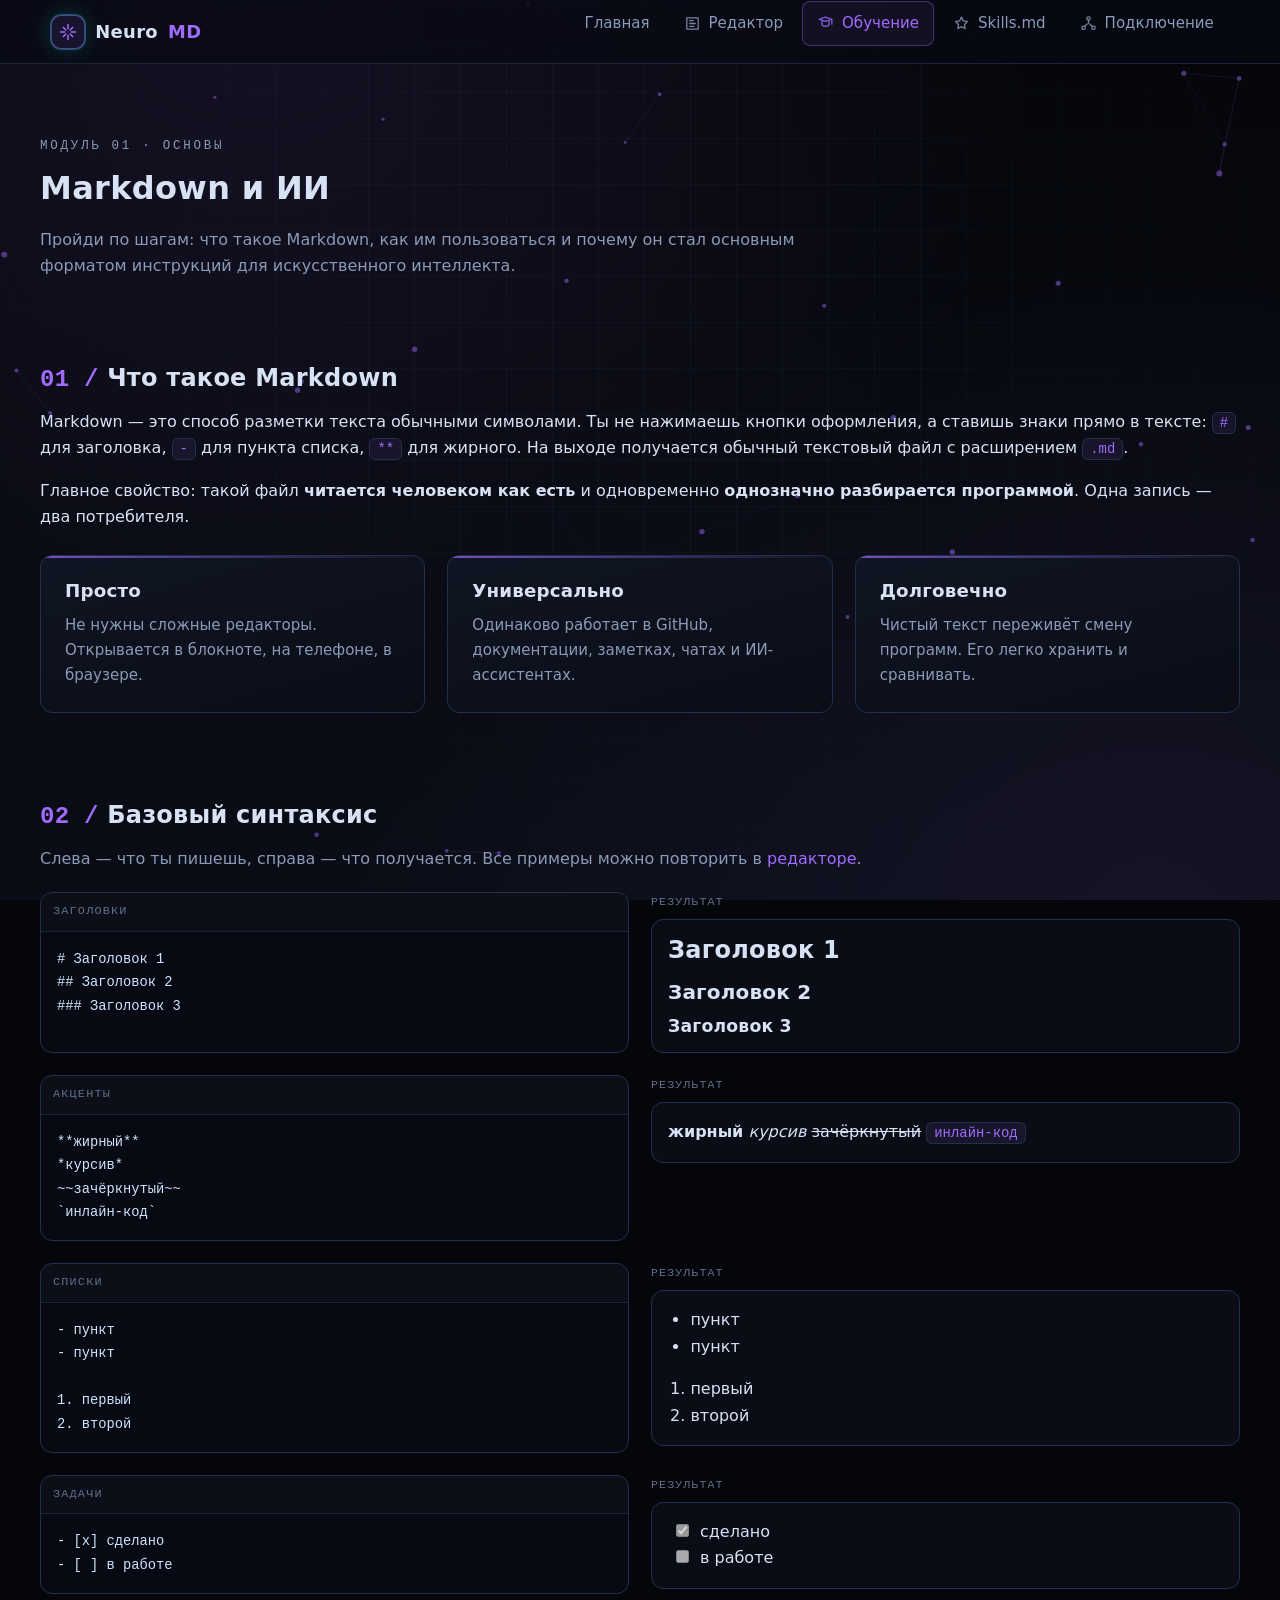
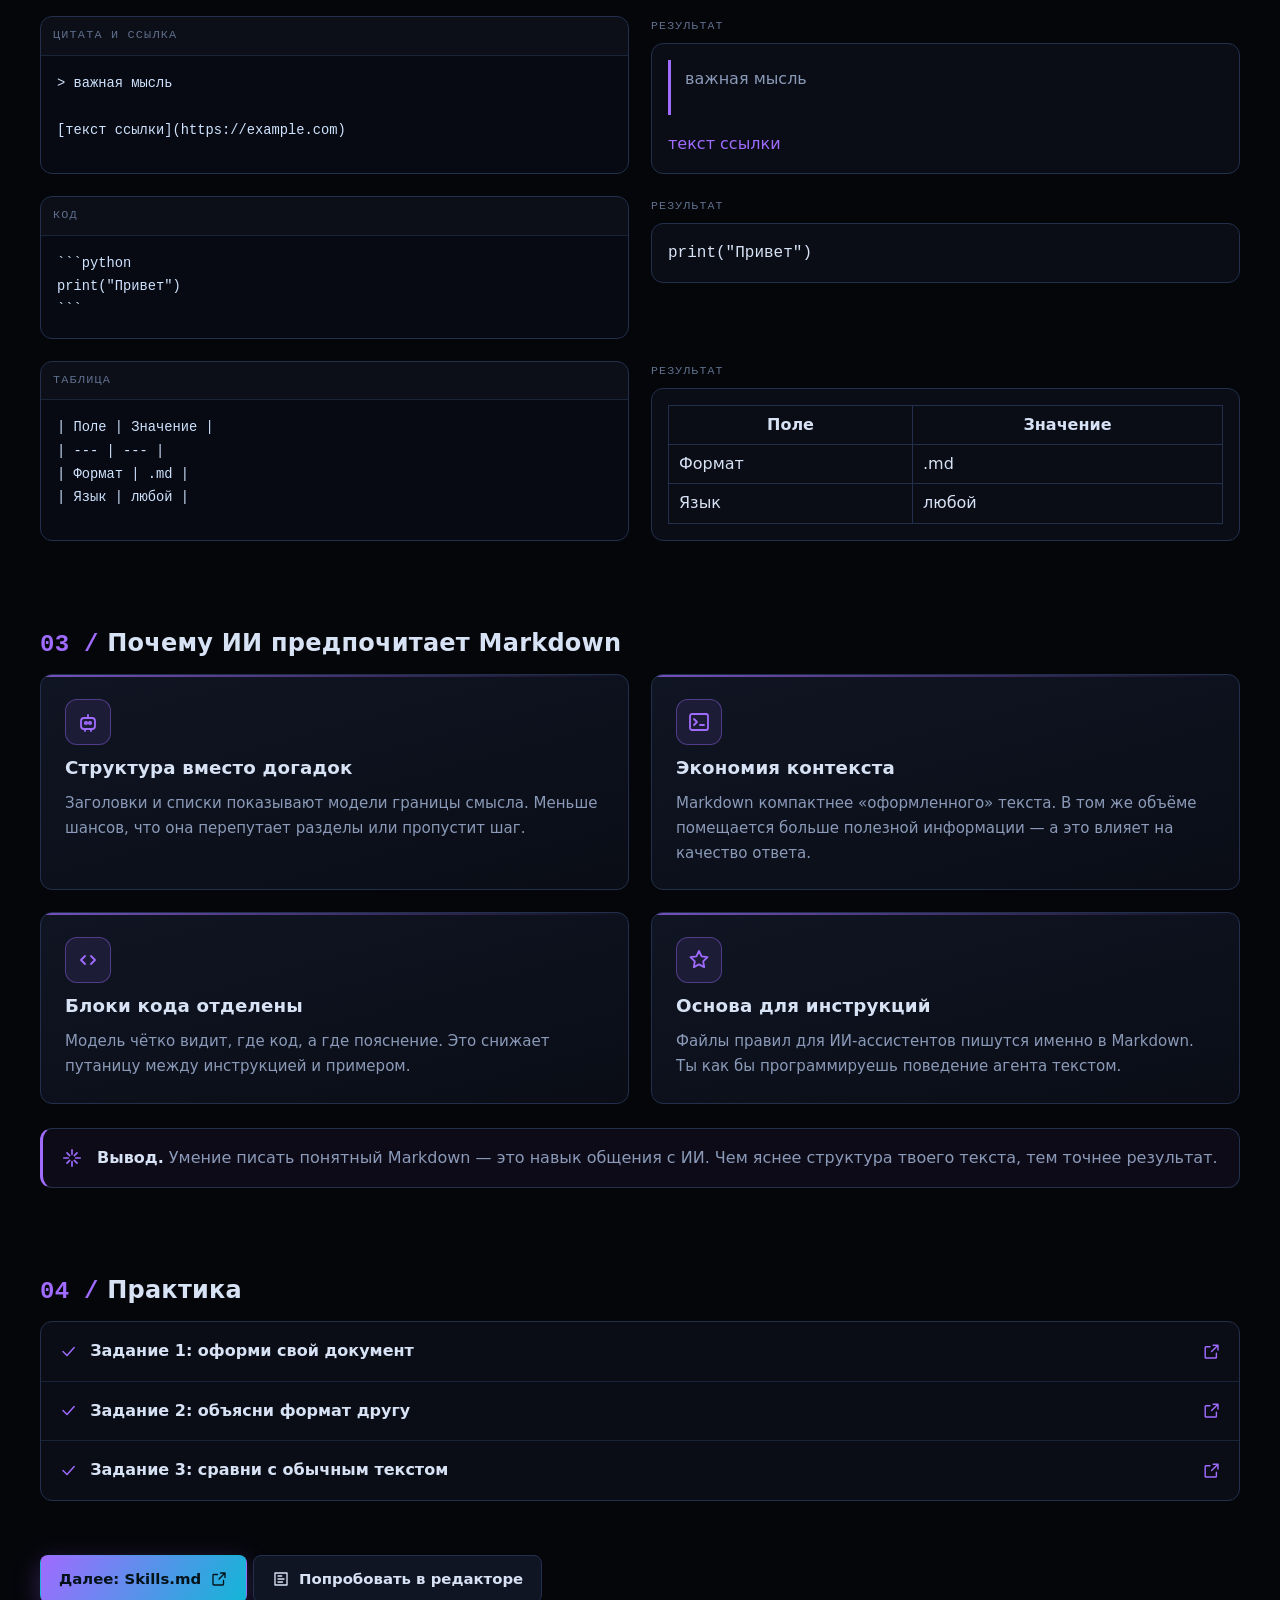
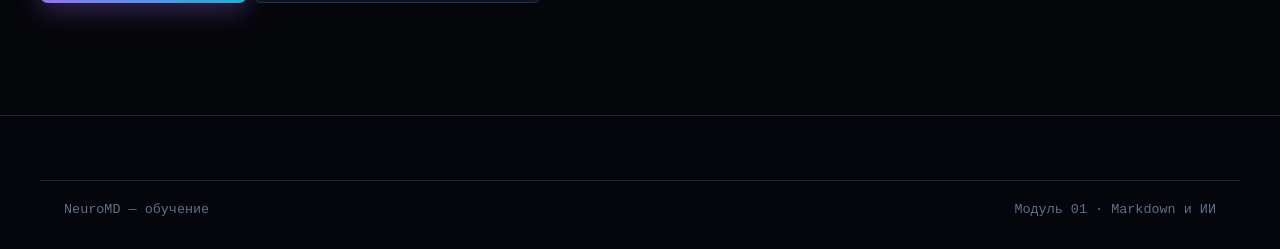
<file: pages/learn.html>
<!DOCTYPE html>
<html lang="ru">
<head>
  <meta charset="utf-8">
  <meta name="viewport" content="width=device-width, initial-scale=1">
  <meta http-equiv="Content-Security-Policy" content="default-src 'self'; script-src 'self'; style-src 'self' 'unsafe-inline'; img-src 'self' blob:; object-src 'none'; base-uri 'none'; form-action 'none'; connect-src 'none'">
  <link rel="icon" href="../assets/favicon.svg" type="image/svg+xml">
  <title>NeuroMD — обучение: Markdown и ИИ</title>
  <meta name="description" content="Что такое Markdown, базовый синтаксис с примерами и почему этот формат важен для работы с ИИ.">
  <link rel="stylesheet" href="../css/base.css">
  <link rel="stylesheet" href="../css/layout.css">
  <link rel="stylesheet" href="../css/components.css">
</head>
<body data-section="learn">
  <canvas id="neuro-bg"></canvas>

  <nav class="nav">
    <div class="container nav__inner">
      <a class="brand" href="../index.html">
        <span class="brand__mark"><svg class="icon"><use href="#i-spark"></use></svg></span>
        Neuro<span class="brand__dot">MD</span>
      </a>
      <ul class="nav__links" id="nav-links">
        <li><a class="nav__link" href="../index.html">Главная</a></li>
        <li><a class="nav__link" href="editor.html"><svg class="icon"><use href="#i-editor"></use></svg>Редактор</a></li>
        <li><a class="nav__link" href="learn.html"><svg class="icon"><use href="#i-learn"></use></svg>Обучение</a></li>
        <li><a class="nav__link" href="skills.html"><svg class="icon"><use href="#i-skills"></use></svg>Skills.md</a></li>
        <li><a class="nav__link" href="harness.html"><svg class="icon"><use href="#i-harness"></use></svg>Подключение</a></li>
      </ul>
      <button class="nav__toggle" id="nav-toggle" aria-label="Меню" aria-expanded="false"><svg class="icon"><use href="#i-menu"></use></svg></button>
    </div>
  </nav>

  <main class="container section">
    <div class="section-head">
      <p class="kicker">Модуль 01 · основы</p>
      <h1>Markdown и ИИ</h1>
      <p class="dim">Пройди по шагам: что такое Markdown, как им пользоваться и почему он стал
      основным форматом инструкций для искусственного интеллекта.</p>
    </div>

    <!-- 1. Что такое Markdown -->
    <section class="section--tight" id="what">
      <h2><span class="accent mono">01 /</span> Что такое Markdown</h2>
      <p>Markdown — это способ разметки текста обычными символами. Ты не нажимаешь кнопки
      оформления, а ставишь знаки прямо в тексте: <code>#</code> для заголовка, <code>-</code> для
      пункта списка, <code>**</code> для жирного. На выходе получается обычный текстовый файл с
      расширением <code>.md</code>.</p>
      <p>Главное свойство: такой файл <strong>читается человеком как есть</strong> и одновременно
      <strong>однозначно разбирается программой</strong>. Одна запись — два потребителя.</p>

      <div class="grid grid--3" style="margin-top:24px">
        <div class="card"><h3>Просто</h3><p>Не нужны сложные редакторы. Открывается в блокноте, на телефоне, в браузере.</p></div>
        <div class="card"><h3>Универсально</h3><p>Одинаково работает в GitHub, документации, заметках, чатах и ИИ-ассистентах.</p></div>
        <div class="card"><h3>Долговечно</h3><p>Чистый текст переживёт смену программ. Его легко хранить и сравнивать.</p></div>
      </div>
    </section>

    <!-- 2. Синтаксис -->
    <section class="section--tight" id="syntax">
      <h2><span class="accent mono">02 /</span> Базовый синтаксис</h2>
      <p class="dim">Слева — что ты пишешь, справа — что получается. Все примеры можно повторить в
      <a href="editor.html">редакторе</a>.</p>

      <div class="grid grid--2" style="margin-top:20px">
        <div class="code">
          <div class="code__bar"><span class="code__lang">Заголовки</span></div>
          <pre><code># Заголовок 1
## Заголовок 2
### Заголовок 3</code></pre>
        </div>
        <div class="demo" data-demo>
          <div>
            <div class="demo__label">Результат</div>
            <pre style="display:none"><code># Заголовок 1
## Заголовок 2
### Заголовок 3</code></pre>
            <div class="demo__out"></div>
          </div>
        </div>

        <div class="code">
          <div class="code__bar"><span class="code__lang">Акценты</span></div>
          <pre><code>**жирный**
*курсив*
~~зачёркнутый~~
`инлайн-код`</code></pre>
        </div>
        <div class="demo" data-demo>
          <div>
            <div class="demo__label">Результат</div>
            <pre style="display:none"><code>**жирный**
*курсив*
~~зачёркнутый~~
`инлайн-код`</code></pre>
            <div class="demo__out"></div>
          </div>
        </div>

        <div class="code">
          <div class="code__bar"><span class="code__lang">Списки</span></div>
          <pre><code>- пункт
- пункт

1. первый
2. второй</code></pre>
        </div>
        <div class="demo" data-demo>
          <div>
            <div class="demo__label">Результат</div>
            <pre style="display:none"><code>- пункт
- пункт

1. первый
2. второй</code></pre>
            <div class="demo__out"></div>
          </div>
        </div>

        <div class="code">
          <div class="code__bar"><span class="code__lang">Задачи</span></div>
          <pre><code>- [x] сделано
- [ ] в работе</code></pre>
        </div>
        <div class="demo" data-demo>
          <div>
            <div class="demo__label">Результат</div>
            <pre style="display:none"><code>- [x] сделано
- [ ] в работе</code></pre>
            <div class="demo__out"></div>
          </div>
        </div>

        <div class="code">
          <div class="code__bar"><span class="code__lang">Цитата и ссылка</span></div>
          <pre><code>&gt; важная мысль

[текст ссылки](https://example.com)</code></pre>
        </div>
        <div class="demo" data-demo>
          <div>
            <div class="demo__label">Результат</div>
            <pre style="display:none"><code>&gt; важная мысль

[текст ссылки](https://example.com)</code></pre>
            <div class="demo__out"></div>
          </div>
        </div>

        <div class="code">
          <div class="code__bar"><span class="code__lang">Код</span></div>
          <pre><code>```python
print("Привет")
```</code></pre>
        </div>
        <div class="demo" data-demo>
          <div>
            <div class="demo__label">Результат</div>
            <pre style="display:none"><code>```python
print("Привет")
```</code></pre>
            <div class="demo__out"></div>
          </div>
        </div>

        <div class="code">
          <div class="code__bar"><span class="code__lang">Таблица</span></div>
          <pre><code>| Поле | Значение |
| --- | --- |
| Формат | .md |
| Язык | любой |</code></pre>
        </div>
        <div class="demo" data-demo>
          <div>
            <div class="demo__label">Результат</div>
            <pre style="display:none"><code>| Поле | Значение |
| --- | --- |
| Формат | .md |
| Язык | любой |</code></pre>
            <div class="demo__out"></div>
          </div>
        </div>
      </div>
    </section>

    <!-- 3. Почему ИИ -->
    <section class="section--tight" id="ai">
      <h2><span class="accent mono">03 /</span> Почему ИИ предпочитает Markdown</h2>
      <div class="grid grid--2">
        <div class="card">
          <span class="card__ico"><svg class="icon"><use href="#i-robot"></use></svg></span>
          <h3>Структура вместо догадок</h3>
          <p>Заголовки и списки показывают модели границы смысла. Меньше шансов, что она перепутает
          разделы или пропустит шаг.</p>
        </div>
        <div class="card">
          <span class="card__ico"><svg class="icon"><use href="#i-terminal"></use></svg></span>
          <h3>Экономия контекста</h3>
          <p>Markdown компактнее «оформленного» текста. В том же объёме помещается больше полезной
          информации — а это влияет на качество ответа.</p>
        </div>
        <div class="card">
          <span class="card__ico"><svg class="icon"><use href="#i-code"></use></svg></span>
          <h3>Блоки кода отделены</h3>
          <p>Модель чётко видит, где код, а где пояснение. Это снижает путаницу между инструкцией и примером.</p>
        </div>
        <div class="card">
          <span class="card__ico"><svg class="icon"><use href="#i-skills"></use></svg></span>
          <h3>Основа для инструкций</h3>
          <p>Файлы правил для ИИ-ассистентов пишутся именно в Markdown. Ты как бы программируешь
          поведение агента текстом.</p>
        </div>
      </div>

      <div class="callout" style="margin-top:24px">
        <svg class="icon"><use href="#i-spark"></use></svg>
        <p><strong>Вывод.</strong> Умение писать понятный Markdown — это навык общения с ИИ.
        Чем яснее структура твоего текста, тем точнее результат.</p>
      </div>
    </section>

    <!-- Практика -->
    <section class="section--tight">
      <h2><span class="accent mono">04 /</span> Практика</h2>
      <div class="accordion">
        <div class="accordion__item">
          <button class="accordion__head" aria-expanded="false">
            <svg class="icon"><use href="#i-check"></use></svg>
            Задание 1: оформи свой документ
            <svg class="icon accordion__chev"><use href="#i-external"></use></svg>
          </button>
          <div class="accordion__body"><div class="accordion__inner">
            <p>Открой <a href="editor.html">редактор</a> и создай документ с заголовком, списком из
            трёх пунктов, чек-листом и таблицей. Скачай его как <code>.md</code>.</p>
          </div></div>
        </div>
        <div class="accordion__item">
          <button class="accordion__head" aria-expanded="false">
            <svg class="icon"><use href="#i-check"></use></svg>
            Задание 2: объясни формат другу
            <svg class="icon accordion__chev"><use href="#i-external"></use></svg>
          </button>
          <div class="accordion__body"><div class="accordion__inner">
            <p>Напиши короткую инструкцию в Markdown: как заварить чай. Используй нумерованный
            список и одну цитату-совет.</p>
          </div></div>
        </div>
        <div class="accordion__item">
          <button class="accordion__head" aria-expanded="false">
            <svg class="icon"><use href="#i-check"></use></svg>
            Задание 3: сравни с обычным текстом
            <svg class="icon accordion__chev"><use href="#i-external"></use></svg>
          </button>
          <div class="accordion__body"><div class="accordion__inner">
            <p>Возьми абзац обычного текста и перепиши его структурно: заголовок, список ключевых
            мыслей, вывод. Сравни, какой вариант легче читать.</p>
          </div></div>
        </div>
      </div>
    </section>

    <div class="btn-group" style="margin-top:10px">
      <a class="btn btn--primary" href="skills.html">Далее: Skills.md <svg class="icon"><use href="#i-external"></use></svg></a>
      <a class="btn" href="editor.html"><svg class="icon"><use href="#i-editor"></use></svg>Попробовать в редакторе</a>
    </div>
  </main>

  <footer class="footer">
    <div class="container footer__bottom">
      <span>NeuroMD — обучение</span>
      <span>Модуль 01 · Markdown и ИИ</span>
    </div>
  </footer>

  <script src="../js/icons.js" defer></script>
  <script src="../js/parser.js" defer></script>
  <script src="../js/storage.js" defer></script>
  <script src="../js/neuro-bg.js" defer></script>
  <script src="../js/ui.js" defer></script>
</body>
</html>
</file>
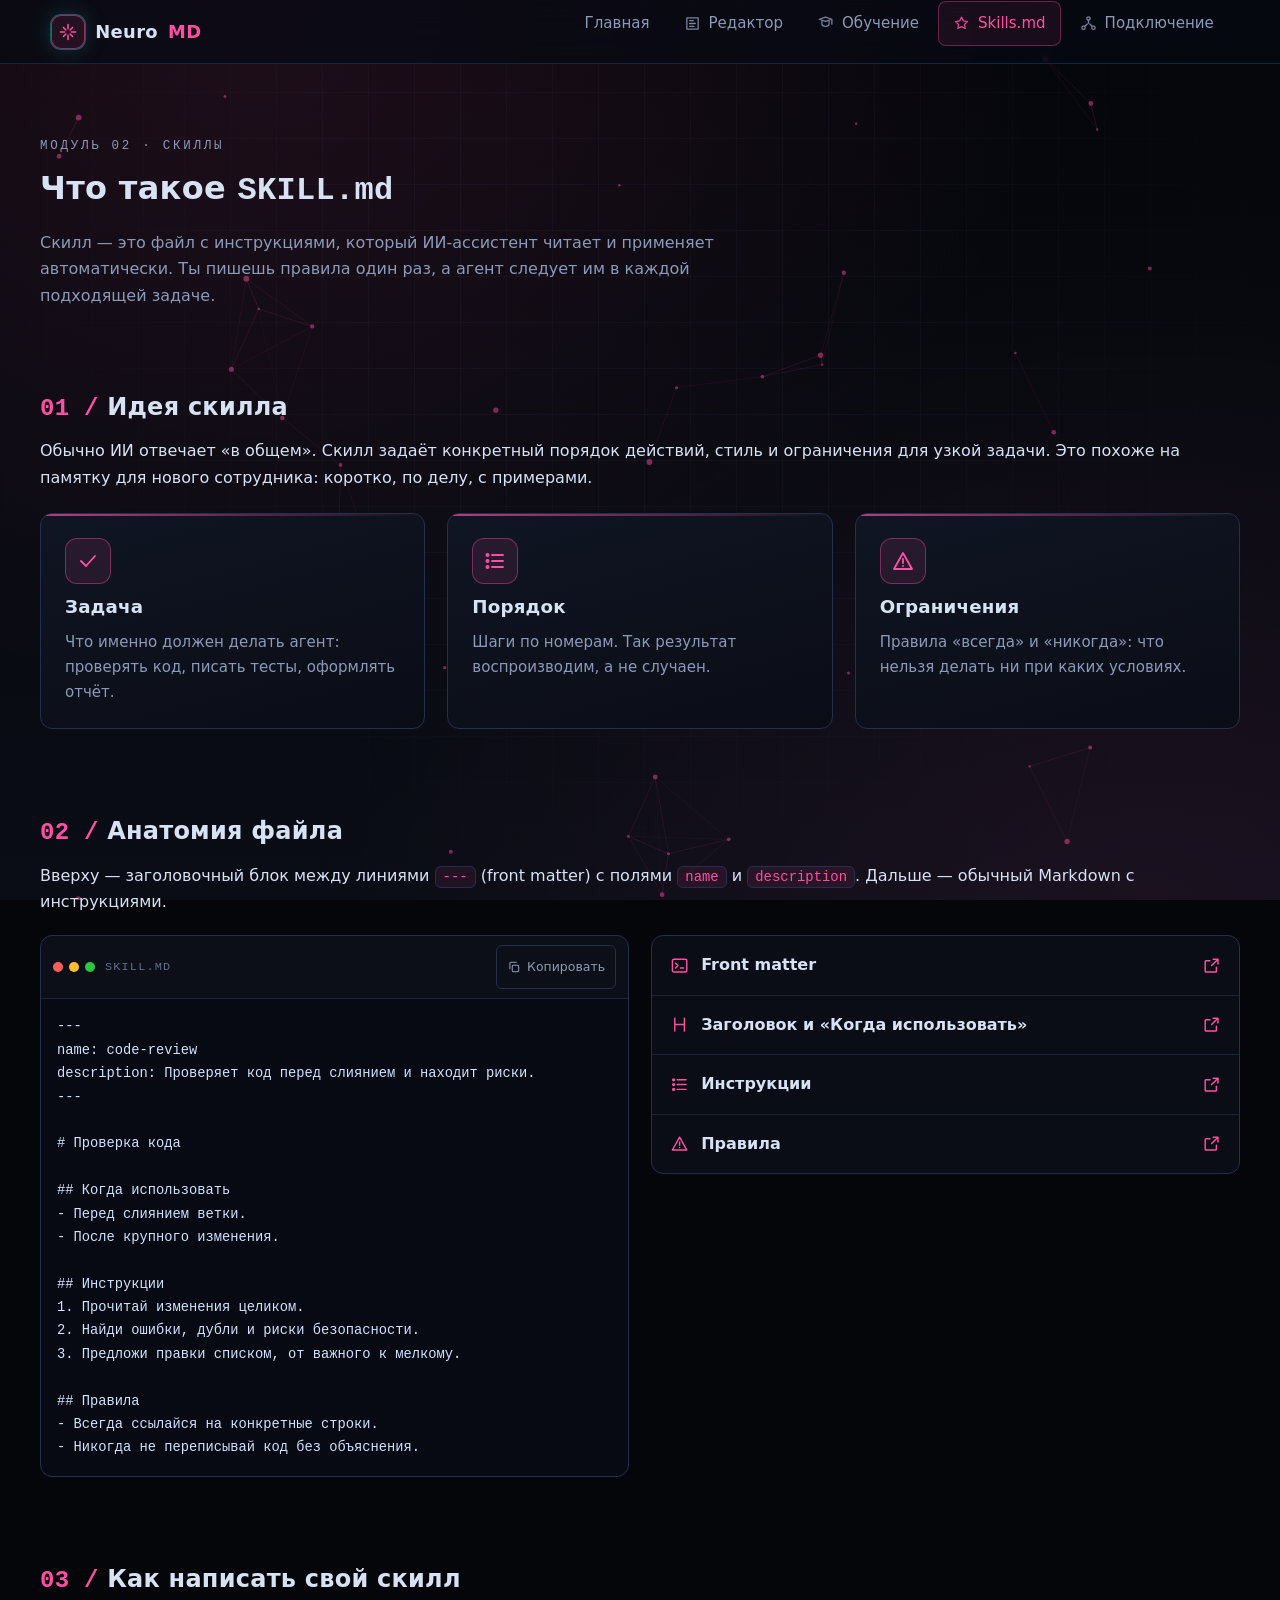
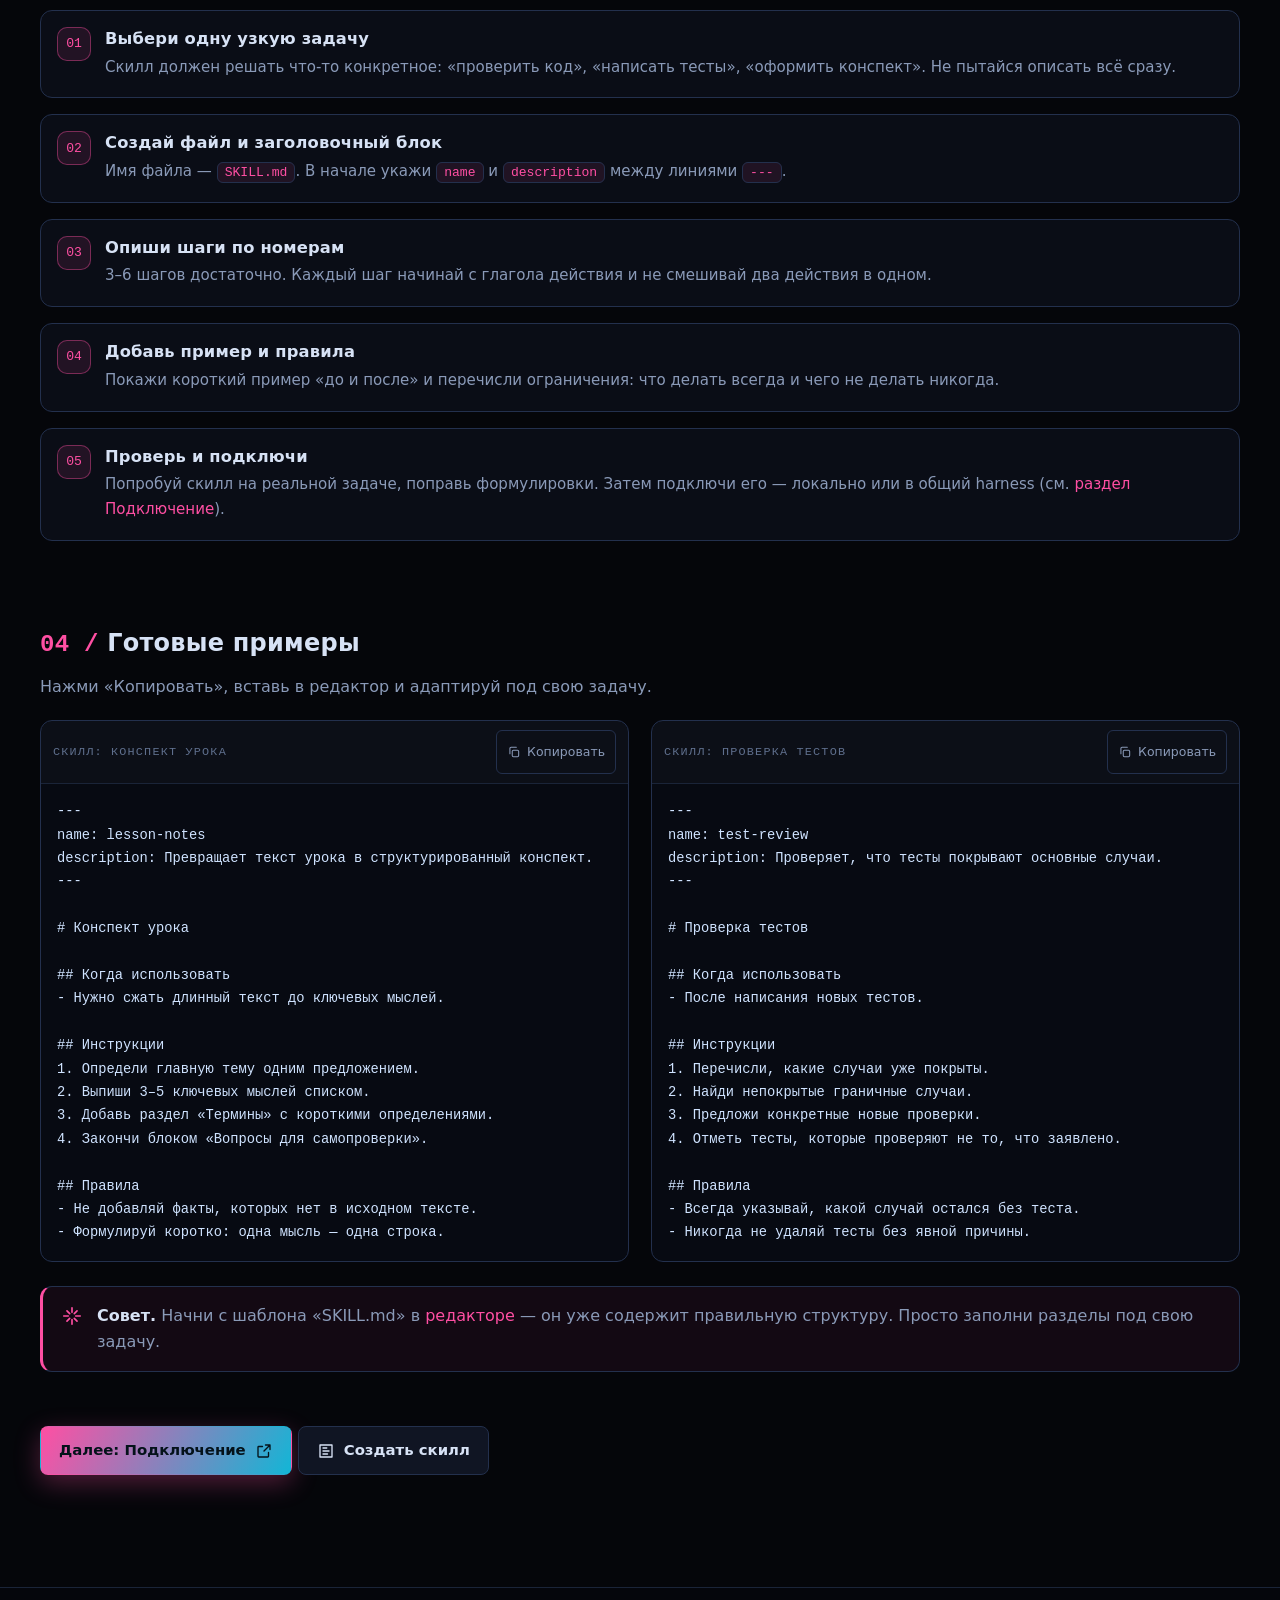
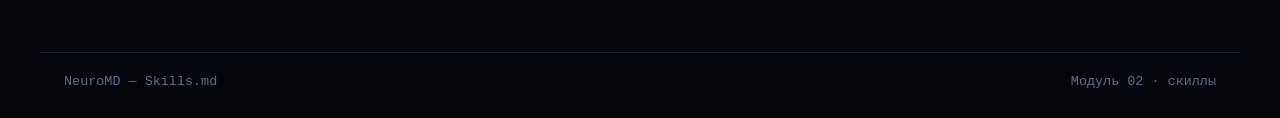
<file: pages/skills.html>
<!DOCTYPE html>
<html lang="ru">
<head>
  <meta charset="utf-8">
  <meta name="viewport" content="width=device-width, initial-scale=1">
  <meta http-equiv="Content-Security-Policy" content="default-src 'self'; script-src 'self'; style-src 'self' 'unsafe-inline'; img-src 'self' blob:; object-src 'none'; base-uri 'none'; form-action 'none'; connect-src 'none'">
  <link rel="icon" href="../assets/favicon.svg" type="image/svg+xml">
  <title>NeuroMD — Skills.md: как писать скиллы</title>
  <meta name="description" content="Что такое SKILL.md, из чего он состоит и как написать собственный скилл для ИИ-ассистента.">
  <link rel="stylesheet" href="../css/base.css">
  <link rel="stylesheet" href="../css/layout.css">
  <link rel="stylesheet" href="../css/components.css">
</head>
<body data-section="skills">
  <canvas id="neuro-bg"></canvas>

  <nav class="nav">
    <div class="container nav__inner">
      <a class="brand" href="../index.html">
        <span class="brand__mark"><svg class="icon"><use href="#i-spark"></use></svg></span>
        Neuro<span class="brand__dot">MD</span>
      </a>
      <ul class="nav__links" id="nav-links">
        <li><a class="nav__link" href="../index.html">Главная</a></li>
        <li><a class="nav__link" href="editor.html"><svg class="icon"><use href="#i-editor"></use></svg>Редактор</a></li>
        <li><a class="nav__link" href="learn.html"><svg class="icon"><use href="#i-learn"></use></svg>Обучение</a></li>
        <li><a class="nav__link" href="skills.html"><svg class="icon"><use href="#i-skills"></use></svg>Skills.md</a></li>
        <li><a class="nav__link" href="harness.html"><svg class="icon"><use href="#i-harness"></use></svg>Подключение</a></li>
      </ul>
      <button class="nav__toggle" id="nav-toggle" aria-label="Меню" aria-expanded="false"><svg class="icon"><use href="#i-menu"></use></svg></button>
    </div>
  </nav>

  <main class="container section">
    <div class="section-head">
      <p class="kicker">Модуль 02 · скиллы</p>
      <h1>Что такое <code>SKILL.md</code></h1>
      <p class="dim">Скилл — это файл с инструкциями, который ИИ-ассистент читает и применяет
      автоматически. Ты пишешь правила один раз, а агент следует им в каждой подходящей задаче.</p>
    </div>

    <section class="section--tight" id="idea">
      <h2><span class="accent mono">01 /</span> Идея скилла</h2>
      <p>Обычно ИИ отвечает «в общем». Скилл задаёт конкретный порядок действий, стиль и ограничения
      для узкой задачи. Это похоже на памятку для нового сотрудника: коротко, по делу, с примерами.</p>
      <div class="grid grid--3" style="margin-top:22px">
        <div class="card"><span class="card__ico"><svg class="icon"><use href="#i-check"></use></svg></span><h3>Задача</h3><p>Что именно должен делать агент: проверять код, писать тесты, оформлять отчёт.</p></div>
        <div class="card"><span class="card__ico"><svg class="icon"><use href="#i-list"></use></svg></span><h3>Порядок</h3><p>Шаги по номерам. Так результат воспроизводим, а не случаен.</p></div>
        <div class="card"><span class="card__ico"><svg class="icon"><use href="#i-warn"></use></svg></span><h3>Ограничения</h3><p>Правила «всегда» и «никогда»: что нельзя делать ни при каких условиях.</p></div>
      </div>
    </section>

    <section class="section--tight" id="anatomy">
      <h2><span class="accent mono">02 /</span> Анатомия файла</h2>
      <p>Вверху — заголовочный блок между линиями <code>---</code> (front matter) с полями
      <code>name</code> и <code>description</code>. Дальше — обычный Markdown с инструкциями.</p>

      <div class="grid grid--2" style="margin-top:20px; align-items:start">
        <div class="code">
          <div class="code__bar">
            <span class="code__dots"><span></span><span></span><span></span></span>
            <span class="code__lang">SKILL.md</span>
            <button class="code__copy" data-copy="#skill-anatomy">
              <svg class="icon"><use href="#i-copy"></use></svg><span class="code__copy-label">Копировать</span>
            </button>
          </div>
          <pre><code id="skill-anatomy">---
name: code-review
description: Проверяет код перед слиянием и находит риски.
---

# Проверка кода

## Когда использовать
- Перед слиянием ветки.
- После крупного изменения.

## Инструкции
1. Прочитай изменения целиком.
2. Найди ошибки, дубли и риски безопасности.
3. Предложи правки списком, от важного к мелкому.

## Правила
- Всегда ссылайся на конкретные строки.
- Никогда не переписывай код без объяснения.
</code></pre>
        </div>
        <div>
          <div class="accordion">
            <div class="accordion__item">
              <button class="accordion__head" aria-expanded="false"><svg class="icon"><use href="#i-terminal"></use></svg>Front matter<svg class="icon accordion__chev"><use href="#i-external"></use></svg></button>
              <div class="accordion__body"><div class="accordion__inner">
                <p>Блок между <code>---</code>. Поле <code>name</code> — короткое имя скилла,
                <code>description</code> — одна фраза о том, что делает скилл и когда его применять.
                Ассистент по описанию понимает, когда скилл уместен.</p>
              </div></div>
            </div>
            <div class="accordion__item">
              <button class="accordion__head" aria-expanded="false"><svg class="icon"><use href="#i-heading"></use></svg>Заголовок и «Когда использовать»<svg class="icon accordion__chev"><use href="#i-external"></use></svg></button>
              <div class="accordion__body"><div class="accordion__inner">
                <p>Заголовок задаёт тему. Раздел «Когда использовать» помогает агенту понять
                контекст: в каких ситуациях доставать этот скилл.</p>
              </div></div>
            </div>
            <div class="accordion__item">
              <button class="accordion__head" aria-expanded="false"><svg class="icon"><use href="#i-list"></use></svg>Инструкции<svg class="icon accordion__chev"><use href="#i-external"></use></svg></button>
              <div class="accordion__body"><div class="accordion__inner">
                <p>Нумерованные шаги. Пиши глаголами: «прочитай», «найди», «предложи». Чем конкретнее
                шаг, тем стабильнее результат.</p>
              </div></div>
            </div>
            <div class="accordion__item">
              <button class="accordion__head" aria-expanded="false"><svg class="icon"><use href="#i-warn"></use></svg>Правила<svg class="icon accordion__chev"><use href="#i-external"></use></svg></button>
              <div class="accordion__body"><div class="accordion__inner">
                <p>Жёсткие ограничения: «всегда…», «никогда…». Они защищают от типичных ошибок
                агента — выдумывания данных, лишних изменений, потери контекста.</p>
              </div></div>
            </div>
          </div>
        </div>
      </div>
    </section>

    <section class="section--tight" id="howto">
      <h2><span class="accent mono">03 /</span> Как написать свой скилл</h2>
      <ol class="steps">
        <li>
          <h4>Выбери одну узкую задачу</h4>
          <p>Скилл должен решать что-то конкретное: «проверить код», «написать тесты»,
          «оформить конспект». Не пытайся описать всё сразу.</p>
        </li>
        <li>
          <h4>Создай файл и заголовочный блок</h4>
          <p>Имя файла — <code>SKILL.md</code>. В начале укажи <code>name</code> и
          <code>description</code> между линиями <code>---</code>.</p>
        </li>
        <li>
          <h4>Опиши шаги по номерам</h4>
          <p>3–6 шагов достаточно. Каждый шаг начинай с глагола действия и не смешивай два действия в одном.</p>
        </li>
        <li>
          <h4>Добавь пример и правила</h4>
          <p>Покажи короткий пример «до и после» и перечисли ограничения: что делать всегда и чего не делать никогда.</p>
        </li>
        <li>
          <h4>Проверь и подключи</h4>
          <p>Попробуй скилл на реальной задаче, поправь формулировки. Затем подключи его — локально
          или в общий harness (см. <a href="harness.html">раздел Подключение</a>).</p>
        </li>
      </ol>
    </section>

    <section class="section--tight" id="examples">
      <h2><span class="accent mono">04 /</span> Готовые примеры</h2>
      <p class="dim">Нажми «Копировать», вставь в редактор и адаптируй под свою задачу.</p>

      <div class="grid grid--2" style="margin-top:20px; align-items:start">
        <div class="code">
          <div class="code__bar">
            <span class="code__lang">Скилл: конспект урока</span>
            <button class="code__copy" data-copy="#ex-notes"><svg class="icon"><use href="#i-copy"></use></svg><span class="code__copy-label">Копировать</span></button>
          </div>
          <pre><code id="ex-notes">---
name: lesson-notes
description: Превращает текст урока в структурированный конспект.
---

# Конспект урока

## Когда использовать
- Нужно сжать длинный текст до ключевых мыслей.

## Инструкции
1. Определи главную тему одним предложением.
2. Выпиши 3–5 ключевых мыслей списком.
3. Добавь раздел «Термины» с короткими определениями.
4. Закончи блоком «Вопросы для самопроверки».

## Правила
- Не добавляй факты, которых нет в исходном тексте.
- Формулируй коротко: одна мысль — одна строка.
</code></pre>
        </div>

        <div class="code">
          <div class="code__bar">
            <span class="code__lang">Скилл: проверка тестов</span>
            <button class="code__copy" data-copy="#ex-tests"><svg class="icon"><use href="#i-copy"></use></svg><span class="code__copy-label">Копировать</span></button>
          </div>
          <pre><code id="ex-tests">---
name: test-review
description: Проверяет, что тесты покрывают основные случаи.
---

# Проверка тестов

## Когда использовать
- После написания новых тестов.

## Инструкции
1. Перечисли, какие случаи уже покрыты.
2. Найди непокрытые граничные случаи.
3. Предложи конкретные новые проверки.
4. Отметь тесты, которые проверяют не то, что заявлено.

## Правила
- Всегда указывай, какой случай остался без теста.
- Никогда не удаляй тесты без явной причины.
</code></pre>
        </div>
      </div>

      <div class="callout" style="margin-top:24px">
        <svg class="icon"><use href="#i-spark"></use></svg>
        <p><strong>Совет.</strong> Начни с шаблона «SKILL.md» в <a href="editor.html">редакторе</a> —
        он уже содержит правильную структуру. Просто заполни разделы под свою задачу.</p>
      </div>
    </section>

    <div class="btn-group" style="margin-top:10px">
      <a class="btn btn--primary" href="harness.html">Далее: Подключение <svg class="icon"><use href="#i-external"></use></svg></a>
      <a class="btn" href="editor.html"><svg class="icon"><use href="#i-editor"></use></svg>Создать скилл</a>
    </div>
  </main>

  <footer class="footer">
    <div class="container footer__bottom">
      <span>NeuroMD — Skills.md</span>
      <span>Модуль 02 · скиллы</span>
    </div>
  </footer>

  <script src="../js/icons.js" defer></script>
  <script src="../js/parser.js" defer></script>
  <script src="../js/storage.js" defer></script>
  <script src="../js/neuro-bg.js" defer></script>
  <script src="../js/ui.js" defer></script>
</body>
</html>
</file>
<file: css/base.css>
/* NeuroMD — base.css
   Переменные, reset, типографика, эффекты нейрокиберпанка. */

/* ---------- Переменные ---------- */
:root {
  /* Тёмная основа */
  --bg-0: #05060a;
  --bg-1: #0a0d16;
  --bg-2: #101523;
  --bg-3: #161d30;
  --line: #23304d;
  --line-soft: #1a2438;

  --text: #d7e2f5;
  --text-dim: #8a9ab8;
  --text-mute: #5f6f8d;

  /* Мультиакцент: по умолчанию бирюза (редактор) */
  --accent: #22e0d0;
  --accent-2: #12b6d6;
  --accent-rgb: 34, 224, 208;

  /* Акценты разделов */
  --c-editor: #22e0d0;
  --c-learn: #a06bff;
  --c-skills: #ff4fa3;
  --c-harness: #4dff9e;

  --ok: #4dff9e;
  --warn: #ffcf4d;
  --err: #ff5470;

  --radius: 12px;
  --radius-sm: 8px;
  --radius-lg: 18px;

  --shadow: 0 12px 40px rgba(0, 0, 0, 0.55);
  --glow: 0 0 0 1px rgba(var(--accent-rgb), 0.35), 0 0 22px rgba(var(--accent-rgb), 0.22);

  --font: "Segoe UI", "Inter", system-ui, -apple-system, sans-serif;
  --mono: "Cascadia Code", "JetBrains Mono", "Consolas", "Courier New", monospace;

  --nav-h: 64px;
  --maxw: 1200px;
  --ease: cubic-bezier(0.22, 0.61, 0.36, 1);
  --ease-spring: cubic-bezier(0.2, 0.8, 0.2, 1);
}

/* Акцент по разделу */
[data-section="learn"] { --accent: var(--c-learn); --accent-rgb: 160, 107, 255; }
[data-section="skills"] { --accent: var(--c-skills); --accent-rgb: 255, 79, 163; }
[data-section="harness"] { --accent: var(--c-harness); --accent-rgb: 77, 255, 158; }

/* Светлая тема (включается классом .theme-light на <html>) */
.theme-light {
  --bg-0: #eef2f8;
  --bg-1: #ffffff;
  --bg-2: #f4f7fc;
  --bg-3: #e6ecf6;
  --line: #c6d2e6;
  --line-soft: #d8e1f0;
  --text: #10182a;
  --text-dim: #4a5a76;
  --text-mute: #7c8aa4;
  --shadow: 0 12px 30px rgba(30, 50, 90, 0.14);
}

/* ---------- Reset ---------- */
*, *::before, *::after { box-sizing: border-box; }

html {
  scroll-behavior: smooth;
  scroll-padding-top: var(--nav-h);
}

body {
  margin: 0;
  position: relative;
  isolation: isolate;
  font-family: var(--font);
  font-size: 16px;
  line-height: 1.65;
  color: var(--text);
  background: var(--bg-0);
  min-height: 100vh;
  min-height: 100dvh;
  overflow-x: hidden;
  -webkit-font-smoothing: antialiased;
}

h1, h2, h3, h4, h5, h6 {
  margin: 0 0 0.6em;
  line-height: 1.2;
  font-weight: 700;
  letter-spacing: 0.01em;
}

p { margin: 0 0 1em; }
a { color: var(--accent); text-decoration: none; transition: color 0.2s var(--ease); }
a:hover { text-decoration: underline; }
img { max-width: 100%; display: block; }
button, input, select, textarea {
  font: inherit;
  color: inherit;
}
button { touch-action: manipulation; }
ul, ol { margin: 0 0 1em; padding-left: 1.4em; }

::selection { background: rgba(var(--accent-rgb), 0.35); color: #fff; }

/* Скроллбар */
::-webkit-scrollbar { width: 10px; height: 10px; }
::-webkit-scrollbar-track { background: var(--bg-1); }
::-webkit-scrollbar-thumb {
  background: linear-gradient(var(--accent), var(--accent-2));
  border-radius: 10px;
  border: 2px solid var(--bg-1);
}

/* ---------- Фон: сетка + canvas ---------- */
body::before {
  content: "";
  position: fixed;
  inset: 0;
  z-index: -2;
  background:
    radial-gradient(ellipse at 20% 0%, rgba(var(--accent-rgb), 0.10), transparent 55%),
    radial-gradient(ellipse at 90% 100%, rgba(var(--accent-rgb), 0.07), transparent 50%),
    linear-gradient(180deg, var(--bg-0), var(--bg-1));
}

body::after {
  content: "";
  position: fixed;
  inset: 0;
  z-index: -1;
  pointer-events: none;
  background-image:
    linear-gradient(rgba(120, 160, 220, 0.045) 1px, transparent 1px),
    linear-gradient(90deg, rgba(120, 160, 220, 0.045) 1px, transparent 1px);
  background-size: 46px 46px;
  mask-image: radial-gradient(ellipse at 50% 30%, #000 30%, transparent 78%);
  -webkit-mask-image: radial-gradient(ellipse at 50% 30%, #000 30%, transparent 78%);
}

#neuro-bg {
  position: fixed;
  inset: 0;
  z-index: -1;
  width: 100%;
  height: 100%;
  opacity: 0.55;
  pointer-events: none;
}

/* ---------- Типографика утилиты ---------- */
.mono { font-family: var(--mono); }
.dim { color: var(--text-dim); }
.mute { color: var(--text-mute); }
.accent { color: var(--accent); }

.kicker {
  font-family: var(--mono);
  font-size: 0.78rem;
  letter-spacing: 0.22em;
  text-transform: uppercase;
  color: var(--accent);
  margin-bottom: 0.8rem;
}

/* ---------- Эффекты ---------- */
.glow-text {
  color: var(--accent);
  text-shadow: 0 0 8px rgba(var(--accent-rgb), 0.7), 0 0 26px rgba(var(--accent-rgb), 0.35);
}

/* Glitch-заголовок: псевдокопии со сдвигом */
.glitch {
  position: relative;
  display: inline-block;
}
.glitch::before,
.glitch::after {
  content: attr(data-text);
  position: absolute;
  inset: 0;
  pointer-events: none;
  opacity: 0.6;
  animation-duration: 6s;
  animation-timing-function: steps(2, end);
  animation-iteration-count: infinite;
}
.glitch::before {
  color: #22e0d0;
  transform: translate(-2px, -1px);
  mix-blend-mode: screen;
  animation-name: glitch-idle-x;
}
.glitch::after {
  color: #ff4fa3;
  transform: translate(2px, 1px);
  mix-blend-mode: screen;
  animation-name: glitch-idle-y;
}
.glitch:hover::before { animation: glitch-x 0.45s steps(2) infinite; }
.glitch:hover::after { animation: glitch-y 0.45s steps(2) infinite; }

@keyframes glitch-idle-x {
  0%, 91%, 100% { transform: translate(-2px, -1px); clip-path: inset(0 0 0 0); }
  92% { transform: translate(-4px, 1px); clip-path: inset(18% 0 62% 0); }
  94% { transform: translate(1px, -2px); clip-path: inset(64% 0 12% 0); }
}

@keyframes glitch-idle-y {
  0%, 91%, 100% { transform: translate(2px, 1px); clip-path: inset(0 0 0 0); }
  93% { transform: translate(4px, -1px); clip-path: inset(42% 0 34% 0); }
  95% { transform: translate(-1px, 2px); clip-path: inset(8% 0 72% 0); }
}

@keyframes glitch-x {
  0% { transform: translate(-2px, -1px); }
  50% { transform: translate(-4px, 1px); }
  100% { transform: translate(-1px, -2px); }
}
@keyframes glitch-y {
  0% { transform: translate(2px, 1px); }
  50% { transform: translate(4px, -1px); }
  100% { transform: translate(1px, 2px); }
}

/* Scanlines-оверлей (для hero) */
.scanlines { position: relative; }
.scanlines::after {
  content: "";
  position: absolute;
  inset: 0;
  pointer-events: none;
  background: repeating-linear-gradient(
    180deg,
    rgba(255, 255, 255, 0.04) 0px,
    rgba(255, 255, 255, 0.04) 1px,
    transparent 1px,
    transparent 3px
  );
  mix-blend-mode: overlay;
}

/* Reveal-анимация появления. Контент остаётся видимым, если JS отключён. */
.reveal {
  opacity: 1;
  transform: none;
  transition: opacity 0.6s var(--ease), transform 0.6s var(--ease);
}
html.js .reveal {
  opacity: 0;
  transform: translateY(18px);
}
html.js .reveal.is-visible { opacity: 1; transform: none; }

/* Пульсация для акцентов */
@keyframes pulse {
  0%, 100% { opacity: 0.6; }
  50% { opacity: 1; }
}
.pulse { animation: pulse 2.4s ease-in-out infinite; }

@keyframes float-slow {
  0%, 100% { transform: translateY(0); }
  50% { transform: translateY(-8px); }
}

/* ---------- Доступность ---------- */
:focus-visible {
  outline: 2px solid var(--accent);
  outline-offset: 2px;
}

.visually-hidden {
  position: absolute !important;
  width: 1px; height: 1px;
  padding: 0; margin: -1px;
  overflow: hidden; clip: rect(0 0 0 0);
  white-space: nowrap; border: 0;
}

@media (prefers-reduced-motion: reduce) {
  html { scroll-behavior: auto; }
  *, *::before, *::after {
    animation: none !important;
    transition: none !important;
  }
  .reveal,
  html.js .reveal,
  html.js .reveal.is-visible { opacity: 1; transform: none; }
  #neuro-bg { display: none; }
}
</file>
<file: css/layout.css>
/* NeuroMD — layout.css
   Навигация, футер, hero, контейнеры, сетки, адаптив. */

/* ---------- Контейнеры ---------- */
.container {
  width: 100%;
  max-width: var(--maxw);
  margin: 0 auto;
  padding: 0 24px;
}

.section {
  padding: 72px 0;
  position: relative;
  scroll-margin-top: var(--nav-h);
}
.section--tight { padding: 44px 0; }

.section-head { max-width: 760px; margin-bottom: 40px; }
.section-head h2 { font-size: clamp(1.6rem, 3.4vw, 2.4rem); }
.section-head p { color: var(--text-dim); }

/* ---------- Иконки ---------- */
.icon {
  width: 1.2em;
  height: 1.2em;
  flex: none;
  vertical-align: -0.2em;
}

/* ---------- Навигация ---------- */
.nav {
  position: sticky;
  top: 0;
  z-index: 100;
  height: auto;
  min-height: var(--nav-h);
  box-sizing: border-box;
  display: flex;
  align-items: center;
  backdrop-filter: blur(14px);
  -webkit-backdrop-filter: blur(14px);
  background: rgba(8, 11, 20, 0.72);
  border-bottom: 1px solid var(--line-soft);
}
.theme-light .nav { background: rgba(255, 255, 255, 0.8); }

.nav__inner {
  display: flex;
  align-items: center;
  gap: 22px;
  width: 100%;
  max-width: min(1440px, 100%);
  min-height: calc(var(--nav-h) - 1px);
  box-sizing: border-box;
  padding-inline: clamp(20px, 4vw, 56px);
}

.brand {
  display: flex;
  align-items: center;
  gap: 10px;
  font-weight: 800;
  font-size: 1.12rem;
  letter-spacing: 0.02em;
  color: var(--text);
  white-space: nowrap;
}
.brand:hover { text-decoration: none; }
.brand__mark {
  display: grid;
  place-items: center;
  width: 34px;
  height: 34px;
  border-radius: 10px;
  border: 1px solid rgba(var(--accent-rgb), 0.5);
  background: rgba(var(--accent-rgb), 0.1);
  color: var(--accent);
  box-shadow: var(--glow);
}
.brand__mark .icon { width: 20px; height: 20px; }
.brand__dot { color: var(--accent); }

.nav__links {
  display: flex;
  align-items: center;
  gap: 4px;
  margin-left: auto;
  min-width: 0;
  list-style: none;
  padding: 0;
}

.nav__link {
  display: flex;
  align-items: center;
  gap: 8px;
  padding: 9px 14px;
  border-radius: var(--radius-sm);
  color: var(--text-dim);
  font-size: 0.94rem;
  font-weight: 500;
  border: 1px solid transparent;
  transition: all 0.22s var(--ease);
}
.nav__link:hover {
  color: var(--text);
  background: rgba(255, 255, 255, 0.04);
  text-decoration: none;
}
.nav__link .icon { width: 17px; height: 17px; opacity: 0.85; }
.nav__link.is-active {
  color: var(--accent);
  border-color: rgba(var(--accent-rgb), 0.35);
  background: rgba(var(--accent-rgb), 0.08);
}

.nav__toggle {
  display: none;
  margin-left: auto;
  width: 42px;
  height: 42px;
  border-radius: var(--radius-sm);
  border: 1px solid var(--line);
  background: transparent;
  color: var(--text);
  cursor: pointer;
  touch-action: manipulation;
}
.nav__toggle:hover { border-color: var(--accent); color: var(--accent); }

/* ---------- Hero ---------- */
.hero {
  position: relative;
  min-height: calc(100vh - var(--nav-h));
  min-height: calc(100svh - var(--nav-h));
  min-height: calc(100dvh - var(--nav-h));
  display: flex;
  align-items: center;
  padding: clamp(72px, 10vh, 120px) 0 clamp(56px, 8vh, 88px);
  overflow: hidden;
}
.hero__grid {
  display: grid;
  grid-template-columns: 1.15fr 0.85fr;
  gap: 48px;
  align-items: center;
}
.hero h1 {
  font-size: clamp(2.1rem, 5.4vw, 3.6rem);
  letter-spacing: -0.01em;
  margin-bottom: 0.4em;
}
.hero__lead {
  font-size: clamp(1.02rem, 1.7vw, 1.22rem);
  color: var(--text-dim);
  max-width: 60ch;
}
.hero__actions { display: flex; flex-wrap: wrap; gap: 14px; margin-top: 28px; }

.hero__visual {
  position: relative;
  border-radius: var(--radius-lg);
  border: 1px solid var(--line);
  background: linear-gradient(160deg, var(--bg-2), var(--bg-1));
  box-shadow: var(--shadow);
  padding: 22px;
  overflow: hidden;
  animation: float-slow 7s ease-in-out infinite;
}
.hero__visual::before {
  content: "";
  position: absolute;
  inset: -40% -10% auto auto;
  width: 220px; height: 220px;
  background: radial-gradient(circle, rgba(var(--accent-rgb), 0.35), transparent 65%);
  filter: blur(6px);
}
.hero__code {
  font-family: var(--mono);
  font-size: 0.86rem;
  line-height: 1.85;
  color: var(--text-dim);
  white-space: pre-wrap;
  position: relative;
}
.hero__code .k { color: var(--accent); }
.hero__code .s { color: var(--c-skills); }
.hero__code .c { color: var(--text-mute); }

/* ---------- Сетки ---------- */
.grid { display: grid; gap: 22px; }
.grid--3 { grid-template-columns: repeat(3, 1fr); }
.grid--2 { grid-template-columns: repeat(2, 1fr); }
.grid--auto { grid-template-columns: repeat(auto-fit, minmax(260px, 1fr)); }

/* ---------- Футер ---------- */
.footer {
  position: relative;
  z-index: 0;
  margin-top: 40px;
  border-top: 1px solid var(--line-soft);
  background: rgba(6, 8, 14, 0.6);
  padding: 36px 0 28px;
}
.theme-light .footer { background: rgba(240, 244, 250, 0.8); }
.footer__grid {
  display: flex;
  flex-wrap: wrap;
  gap: 24px;
  justify-content: space-between;
  align-items: flex-start;
}
.footer__brand { max-width: 320px; color: var(--text-dim); font-size: 0.92rem; }
.footer__col h4 {
  font-size: 0.78rem;
  letter-spacing: 0.16em;
  text-transform: uppercase;
  color: var(--text-mute);
  margin-bottom: 12px;
}
.footer__col ul { list-style: none; padding: 0; margin: 0; }
.footer__col li { margin-bottom: 8px; }
.footer__col a { color: var(--text-dim); font-size: 0.92rem; }
.footer__col a:hover { color: var(--accent); }
.footer__bottom {
  margin-top: 28px;
  padding-top: 18px;
  border-top: 1px solid var(--line-soft);
  display: flex;
  flex-wrap: wrap;
  gap: 12px;
  justify-content: space-between;
  color: var(--text-mute);
  font-size: 0.84rem;
  font-family: var(--mono);
}

/* ---------- Адаптив ---------- */
@media (max-width: 940px) {
  .hero__grid { grid-template-columns: 1fr; gap: 34px; }
  .grid--3 { grid-template-columns: repeat(2, 1fr); }
}

@media (max-width: 760px) {
  :root { --nav-h: 58px; }
  .container { padding: 0 18px; }
  .section { padding: 52px 0; }

  .nav__inner { padding-inline: 18px; }

  .nav__toggle { display: grid; place-items: center; }
  .nav__links {
    position: fixed;
    top: var(--nav-h);
    left: 0;
    right: 0;
    flex-direction: column;
    align-items: stretch;
    gap: 6px;
    margin: 0;
    padding: 16px 18px 22px;
    background: rgba(8, 11, 20, 0.97);
    border-bottom: 1px solid var(--line);
    transform: translateY(-120%);
    opacity: 0;
    pointer-events: none;
    transition: transform 0.32s var(--ease), opacity 0.32s var(--ease);
    max-height: calc(100dvh - var(--nav-h));
    overflow-y: auto;
  }
  .theme-light .nav__links { background: rgba(255, 255, 255, 0.98); }
  .nav__links.is-open { transform: none; opacity: 1; pointer-events: auto; }
  .nav__link { padding: 13px 14px; font-size: 1rem; }

  .grid--3, .grid--2 { grid-template-columns: 1fr; }
  .hero {
    min-height: calc(100svh - var(--nav-h));
    min-height: calc(100dvh - var(--nav-h));
    padding: 56px 0 40px;
  }
}
</file>
<file: css/components.css>
/* NeuroMD — components.css
   Кнопки, карточки, код-блоки, аккордеон, таблицы, бейджи, метрики, toast. */

/* ---------- Кнопки ---------- */
.btn {
  display: inline-flex;
  align-items: center;
  justify-content: center;
  gap: 9px;
  min-height: 44px;
  padding: 11px 18px;
  border-radius: var(--radius-sm);
  border: 1px solid var(--line);
  background: var(--bg-2);
  color: var(--text);
  font-size: 0.93rem;
  font-weight: 600;
  cursor: pointer;
  white-space: nowrap;
  transition: color 0.22s var(--ease), background 0.22s var(--ease),
    border-color 0.22s var(--ease), box-shadow 0.22s var(--ease),
    transform 0.22s var(--ease);
}
.btn:hover {
  border-color: var(--accent);
  color: var(--accent);
  transform: translateY(-2px);
  text-decoration: none;
}
.btn:active { transform: translateY(0); }
.btn .icon { width: 18px; height: 18px; }

.btn--primary {
  border-color: transparent;
  background: linear-gradient(120deg, var(--accent), var(--accent-2));
  color: #04121a;
  box-shadow: 0 8px 26px rgba(var(--accent-rgb), 0.3);
}
.btn--primary:hover {
  color: #04121a;
  box-shadow: 0 12px 34px rgba(var(--accent-rgb), 0.5);
}

.btn--ghost { background: transparent; }
.btn--danger:hover { border-color: var(--err); color: var(--err); }
.btn--sm { padding: 7px 12px; font-size: 0.84rem; }
.btn--icon { padding: 9px; }

/* Группа кнопок в тулбаре */
.btn-group { display: inline-flex; gap: 6px; flex-wrap: wrap; }

/* ---------- Карточки ---------- */
.card {
  position: relative;
  display: flex;
  flex-direction: column;
  gap: 12px;
  padding: 24px;
  border-radius: var(--radius);
  border: 1px solid var(--line);
  background: linear-gradient(165deg, var(--bg-2), var(--bg-1));
  overflow: hidden;
  transition: transform 0.28s var(--ease), border-color 0.28s var(--ease), box-shadow 0.28s var(--ease);
}
.card::before {
  content: "";
  position: absolute;
  top: 0; left: 0;
  width: 100%; height: 2px;
  background: linear-gradient(90deg, var(--accent), transparent);
  opacity: 0.7;
}
.card:hover {
  transform: translateY(-4px);
  border-color: rgba(var(--accent-rgb), 0.55);
  box-shadow: 0 16px 44px rgba(0, 0, 0, 0.5), 0 0 0 1px rgba(var(--accent-rgb), 0.18);
}
.card__ico {
  display: grid;
  place-items: center;
  width: 46px; height: 46px;
  border-radius: 12px;
  border: 1px solid rgba(var(--accent-rgb), 0.4);
  background: rgba(var(--accent-rgb), 0.1);
  color: var(--accent);
}
.card__ico .icon { width: 24px; height: 24px; }
.card h3 { font-size: 1.14rem; margin: 0; }
.card p { color: var(--text-dim); font-size: 0.94rem; margin: 0; }
.card__link {
  margin-top: auto;
  padding-top: 8px;
  display: inline-flex;
  align-items: center;
  gap: 7px;
  font-weight: 600;
  font-size: 0.9rem;
}
.card__link .icon { width: 16px; height: 16px; }

/* Карточка-ссылка целиком */
a.card { color: inherit; text-decoration: none; }
a.card:focus-visible { outline-offset: 4px; }

/* ---------- Бейджи ---------- */
.badge {
  display: inline-flex;
  align-items: center;
  gap: 6px;
  padding: 4px 11px;
  border-radius: 999px;
  border: 1px solid rgba(var(--accent-rgb), 0.4);
  background: rgba(var(--accent-rgb), 0.1);
  color: var(--accent);
  font-family: var(--mono);
  font-size: 0.74rem;
  letter-spacing: 0.06em;
  text-transform: uppercase;
}
.badge--mute { border-color: var(--line); background: var(--bg-2); color: var(--text-mute); }
.badge--ok { border-color: rgba(77, 255, 158, 0.4); background: rgba(77, 255, 158, 0.1); color: var(--ok); }

/* ---------- Код-блоки ---------- */
.code {
  position: relative;
  border-radius: var(--radius);
  border: 1px solid var(--line);
  background: #070a12;
  overflow: hidden;
}
.code__bar {
  display: flex;
  align-items: center;
  gap: 10px;
  padding: 9px 12px;
  border-bottom: 1px solid var(--line-soft);
  background: rgba(255, 255, 255, 0.02);
}
.code__lang {
  font-family: var(--mono);
  font-size: 0.74rem;
  letter-spacing: 0.1em;
  text-transform: uppercase;
  color: var(--text-mute);
}
.code__dots { display: flex; gap: 6px; }
.code__dots span {
  width: 10px; height: 10px; border-radius: 50%;
  background: var(--line);
}
.code__dots span:nth-child(1) { background: #ff5f57; }
.code__dots span:nth-child(2) { background: #ffbd2e; }
.code__dots span:nth-child(3) { background: #28c840; }
.code__copy {
  margin-left: auto;
  display: inline-flex;
  align-items: center;
  gap: 6px;
  min-height: 44px;
  padding: 5px 10px;
  border-radius: 6px;
  border: 1px solid var(--line);
  background: transparent;
  color: var(--text-dim);
  font-size: 0.78rem;
  cursor: pointer;
  transition: all 0.2s var(--ease);
}
.code__copy:hover { color: var(--accent); border-color: var(--accent); }
.code__copy.is-done { color: var(--ok); border-color: var(--ok); }
.code__copy .icon { width: 14px; height: 14px; }
.code pre {
  margin: 0;
  padding: 16px;
  overflow-x: auto;
  font-family: var(--mono);
  font-size: 0.86rem;
  line-height: 1.7;
  color: #cfe3ff;
}
.code code { font-family: inherit; }

/* Инлайн-код */
code.inline, p code, li code, td code {
  padding: 2px 7px;
  border-radius: 6px;
  border: 1px solid var(--line);
  background: rgba(var(--accent-rgb), 0.09);
  color: var(--accent);
  font-family: var(--mono);
  font-size: 0.87em;
}

/* ---------- Аккордеон ---------- */
.accordion { border: 1px solid var(--line); border-radius: var(--radius); overflow: hidden; background: var(--bg-1); }
.accordion__item + .accordion__item { border-top: 1px solid var(--line-soft); }
.accordion__head {
  width: 100%;
  display: flex;
  align-items: center;
  gap: 12px;
  min-height: 52px;
  padding: 16px 18px;
  background: transparent;
  border: 0;
  color: var(--text);
  font-size: 1rem;
  font-weight: 600;
  text-align: left;
  cursor: pointer;
  transition: background 0.2s var(--ease);
}
.accordion__head:hover { background: rgba(var(--accent-rgb), 0.05); }
.accordion__head .icon { color: var(--accent); }
.accordion__chev { margin-left: auto; transition: transform 0.28s var(--ease); color: var(--text-dim); }
.accordion__item.is-open .accordion__chev { transform: rotate(90deg); color: var(--accent); }
.accordion__body {
  max-height: 0;
  overflow: hidden;
  transition: max-height 0.34s var(--ease);
}
.accordion__inner { padding: 0 18px 20px 18px; color: var(--text-dim); }
.accordion__inner > :last-child { margin-bottom: 0; }

/* ---------- Таблицы ---------- */
.table-wrap { overflow-x: auto; border: 1px solid var(--line); border-radius: var(--radius); }
table.data {
  width: 100%;
  border-collapse: collapse;
  font-size: 0.92rem;
  min-width: 520px;
}
table.data th, table.data td {
  padding: 12px 16px;
  text-align: left;
  border-bottom: 1px solid var(--line-soft);
}
table.data thead th {
  background: var(--bg-3);
  color: var(--accent);
  font-family: var(--mono);
  font-size: 0.78rem;
  letter-spacing: 0.08em;
  text-transform: uppercase;
}
table.data tbody tr:hover { background: rgba(var(--accent-rgb), 0.04); }
table.data tbody tr:last-child td { border-bottom: 0; }

/* ---------- Метрики ---------- */
.stats { display: flex; flex-wrap: wrap; gap: 10px; }
.stat {
  display: flex;
  flex-direction: column;
  gap: 2px;
  padding: 10px 14px;
  border-radius: var(--radius-sm);
  border: 1px solid var(--line);
  background: var(--bg-2);
  min-width: 84px;
}
.stat__val { font-family: var(--mono); font-size: 1.1rem; color: var(--accent); }
.stat__key { font-size: 0.72rem; letter-spacing: 0.08em; text-transform: uppercase; color: var(--text-mute); }

/* ---------- Шаги ---------- */
.steps { counter-reset: step; list-style: none; padding: 0; margin: 0; display: grid; gap: 16px; }
.steps > li {
  position: relative;
  counter-increment: step;
  padding: 18px 20px 18px 64px;
  border: 1px solid var(--line);
  border-radius: var(--radius);
  background: var(--bg-1);
}
.steps > li::before {
  content: counter(step, decimal-leading-zero);
  position: absolute;
  left: 16px; top: 16px;
  display: grid;
  place-items: center;
  width: 34px; height: 34px;
  border-radius: 10px;
  border: 1px solid rgba(var(--accent-rgb), 0.4);
  background: rgba(var(--accent-rgb), 0.1);
  color: var(--accent);
  font-family: var(--mono);
  font-size: 0.82rem;
}
.steps > li h4 { margin: 0 0 6px; font-size: 1.02rem; }
.steps > li p { margin: 0; color: var(--text-dim); font-size: 0.94rem; }

/* ---------- Callout ---------- */
.callout {
  display: flex;
  gap: 14px;
  padding: 16px 18px;
  border-radius: var(--radius);
  border: 1px solid var(--line);
  border-left: 3px solid var(--accent);
  background: rgba(var(--accent-rgb), 0.06);
  color: var(--text-dim);
}
.callout .icon { color: var(--accent); width: 22px; height: 22px; margin-top: 2px; }
.callout strong { color: var(--text); }
.callout--warn { border-left-color: var(--warn); background: rgba(255, 207, 77, 0.07); }
.callout--warn .icon { color: var(--warn); }
.callout p:last-child { margin-bottom: 0; }

/* ---------- Toast ---------- */
.toast-stack {
  position: fixed;
  right: 20px;
  bottom: 20px;
  z-index: 200;
  display: flex;
  flex-direction: column;
  gap: 10px;
  max-width: 340px;
}
.toast {
  display: flex;
  align-items: center;
  gap: 10px;
  padding: 12px 16px;
  border-radius: var(--radius-sm);
  border: 1px solid var(--line);
  background: var(--bg-3);
  box-shadow: var(--shadow);
  font-size: 0.9rem;
  animation: toast-in 0.3s var(--ease);
  overflow-wrap: anywhere;
}
.toast .icon { color: var(--accent); }
.toast--ok .icon { color: var(--ok); }
.toast--err .icon { color: var(--err); }
.toast--warn .icon { color: var(--warn); }
.toast.is-out { animation: toast-out 0.3s var(--ease) forwards; }

@keyframes toast-in { from { opacity: 0; transform: translateY(14px); } to { opacity: 1; transform: none; } }
@keyframes toast-out { to { opacity: 0; transform: translateY(10px); } }

/* ---------- Демо-сравнение (пример MD -> результат) ---------- */
.demo { display: block; }
.demo__label {
  font-family: var(--mono);
  font-size: 0.72rem;
  letter-spacing: 0.1em;
  text-transform: uppercase;
  color: var(--text-mute);
  margin-bottom: 8px;
}
.demo__out {
  border: 1px solid var(--line);
  border-radius: var(--radius);
  background: var(--bg-1);
  padding: 16px;
  min-height: 100%;
}
.demo__out > :first-child { margin-top: 0; }
.demo__out > :last-child { margin-bottom: 0; }
.demo__out h1 { font-size: 1.5rem; }
.demo__out h2 { font-size: 1.25rem; }
.demo__out h3 { font-size: 1.08rem; }
.demo__out blockquote {
  margin: 0 0 1em;
  padding: 6px 14px;
  border-left: 3px solid var(--accent);
  color: var(--text-dim);
}
.demo__out table { border-collapse: collapse; width: 100%; margin-bottom: 1em; }
.demo__out th, .demo__out td { border: 1px solid var(--line); padding: 6px 10px; }
.demo__out ul.task-list { list-style: none; padding-left: 4px; }
.demo__out ul.task-list li { display: flex; gap: 8px; align-items: baseline; }
.demo__out hr { border: 0; border-top: 1px solid var(--line); margin: 1.2em 0; }

@media (max-width: 760px) {
  .toast-stack { left: 16px; right: 16px; max-width: none; }
}
</file>
<file: css/editor.css>
/* NeuroMD — editor.css
   Стили страницы редактора. */

.editor-page {
  min-height: calc(100vh - var(--nav-h));
  min-height: calc(100dvh - var(--nav-h));
  padding: 34px 0 60px;
}

.editor-head {
  display: flex;
  flex-wrap: wrap;
  gap: 18px;
  align-items: flex-end;
  justify-content: space-between;
  margin-bottom: 22px;
}
.editor-head h1 { font-size: clamp(1.6rem, 3.6vw, 2.3rem); margin: 0; }
.editor-head p { color: var(--text-dim); margin: 6px 0 0; max-width: 60ch; }

/* ---------- Панель управления ---------- */
.editor-panel {
  border: 1px solid var(--line);
  border-radius: var(--radius-lg);
  background: linear-gradient(170deg, var(--bg-2), var(--bg-1));
  box-shadow: var(--shadow);
  overflow: hidden;
}

.editor-toolbar {
  display: flex;
  flex-wrap: wrap;
  gap: 8px;
  align-items: center;
  padding: 12px 14px;
  border-bottom: 1px solid var(--line-soft);
  background: rgba(255, 255, 255, 0.015);
}
.editor-toolbar__sep {
  width: 1px;
  height: 24px;
  background: var(--line);
  margin: 0 2px;
}
.editor-toolbar .spacer { flex: 1 1 auto; }

.tool-btn {
  display: grid;
  place-items: center;
  width: 44px;
  height: 44px;
  border-radius: 9px;
  border: 1px solid var(--line);
  background: var(--bg-2);
  color: var(--text-dim);
  cursor: pointer;
  transition: all 0.2s var(--ease);
}
.tool-btn:hover { color: var(--accent); border-color: var(--accent); transform: translateY(-1px); }
.tool-btn:active { transform: translateY(0); }
.tool-btn .icon { width: 19px; height: 19px; }

/* Переключатель режимов */
.segmented {
  display: inline-flex;
  padding: 3px;
  border-radius: 10px;
  border: 1px solid var(--line);
  background: var(--bg-1);
}
.segmented button {
  min-height: 38px;
  padding: 7px 13px;
  border: 0;
  border-radius: 7px;
  background: transparent;
  color: var(--text-dim);
  font-size: 0.84rem;
  font-weight: 600;
  cursor: pointer;
  transition: all 0.2s var(--ease);
}
.segmented button:hover { color: var(--text); }
.segmented button.is-active {
  background: rgba(var(--accent-rgb), 0.16);
  color: var(--accent);
  box-shadow: inset 0 0 0 1px rgba(var(--accent-rgb), 0.35);
}

/* Селект шаблонов */
.select {
  padding: 9px 12px;
  border-radius: 9px;
  border: 1px solid var(--line);
  background: var(--bg-2);
  color: var(--text);
  font-size: 0.88rem;
  cursor: pointer;
}
.select:hover { border-color: var(--accent); }

/* ---------- Рабочая область ---------- */
.editor-workspace {
  display: grid;
  grid-template-columns: 1fr 1fr;
  min-height: 62vh;
  min-height: 62dvh;
}
.editor-workspace[data-mode="edit"] { grid-template-columns: 1fr; }
.editor-workspace[data-mode="edit"] .pane--preview { display: none; }
.editor-workspace[data-mode="preview"] { grid-template-columns: 1fr; }
.editor-workspace[data-mode="preview"] .pane--input { display: none; }

.pane { display: flex; flex-direction: column; min-width: 0; }
.pane--preview { border-left: 1px solid var(--line-soft); }
.editor-workspace[data-mode="preview"] .pane--preview { border-left: 0; }

.pane__head {
  display: flex;
  align-items: center;
  gap: 10px;
  padding: 10px 16px;
  border-bottom: 1px solid var(--line-soft);
  font-family: var(--mono);
  font-size: 0.74rem;
  letter-spacing: 0.12em;
  text-transform: uppercase;
  color: var(--text-mute);
  background: rgba(255, 255, 255, 0.015);
}
.pane__head .icon { width: 15px; height: 15px; color: var(--accent); }

/* Ввод */
.editor-input {
  flex: 1;
  width: 100%;
  min-height: 420px;
  padding: 20px;
  border: 0;
  outline: none;
  resize: none;
  background: transparent;
  color: var(--text);
  font-family: var(--mono);
  font-size: 0.92rem;
  line-height: 1.8;
  tab-size: 2;
}
.editor-input::placeholder { color: var(--text-mute); }

/* Предпросмотр */
.editor-preview {
  flex: 1;
  padding: 22px;
  overflow-y: auto;
  max-height: 72vh;
  max-height: 72dvh;
  background: var(--bg-1);
}
.editor-preview > :first-child { margin-top: 0; }
.editor-preview h1 { font-size: 1.85rem; border-bottom: 1px solid var(--line-soft); padding-bottom: 8px; }
.editor-preview h2 { font-size: 1.45rem; margin-top: 1.4em; }
.editor-preview h3 { font-size: 1.18rem; margin-top: 1.2em; }
.editor-preview a { border-bottom: 1px dotted var(--accent); }
.editor-preview blockquote {
  margin: 0 0 1em;
  padding: 8px 16px;
  border-left: 3px solid var(--accent);
  background: rgba(var(--accent-rgb), 0.05);
  color: var(--text-dim);
}
.editor-preview img { border-radius: var(--radius-sm); border: 1px solid var(--line); }
.editor-preview hr { border: 0; border-top: 1px solid var(--line); margin: 1.6em 0; }
.editor-preview table { border-collapse: collapse; width: 100%; margin-bottom: 1em; }
.editor-preview th, .editor-preview td { border: 1px solid var(--line); padding: 8px 12px; }
.editor-preview th { background: var(--bg-3); color: var(--accent); }
.editor-preview pre {
  margin: 0 0 1em;
  padding: 14px 16px;
  border-radius: var(--radius-sm);
  border: 1px solid var(--line);
  background: #070a12;
  overflow-x: auto;
  font-family: var(--mono);
  font-size: 0.86rem;
}
.editor-preview pre code { padding: 0; border: 0; background: transparent; color: #cfe3ff; }
.editor-preview ul.task-list { list-style: none; padding-left: 4px; }
.editor-preview ul.task-list li { display: flex; gap: 9px; align-items: baseline; }
.editor-preview ul.task-list input[type="checkbox"] {
  accent-color: var(--accent);
  width: 15px; height: 15px;
}
.editor-preview ul.task-list li.done { color: var(--text-mute); text-decoration: line-through; }

/* Пустой предпросмотр */
.preview-empty {
  display: grid;
  place-items: center;
  gap: 12px;
  min-height: 320px;
  color: var(--text-mute);
  text-align: center;
  font-family: var(--mono);
  font-size: 0.88rem;
}
.preview-empty .icon { width: 40px; height: 40px; opacity: 0.5; }

/* ---------- Панель метрик ---------- */
.editor-status {
  display: flex;
  flex-wrap: wrap;
  align-items: center;
  gap: 14px;
  padding: 12px 16px;
  border-top: 1px solid var(--line-soft);
  background: rgba(255, 255, 255, 0.015);
}
.editor-status .spacer { flex: 1 1 auto; }
.status-msg {
  font-family: var(--mono);
  font-size: 0.8rem;
  color: var(--text-mute);
  display: inline-flex;
  align-items: center;
  gap: 8px;
}
.status-msg .icon { width: 15px; height: 15px; }
.status-msg.is-ok { color: var(--ok); }

/* ---------- Хоткеи ---------- */
.hotkeys { display: flex; flex-wrap: wrap; gap: 10px; margin-top: 22px; }
.hotkey {
  display: inline-flex;
  align-items: center;
  gap: 8px;
  padding: 7px 12px;
  border-radius: 9px;
  border: 1px solid var(--line);
  background: var(--bg-1);
  font-size: 0.84rem;
  color: var(--text-dim);
}
kbd {
  font-family: var(--mono);
  font-size: 0.78rem;
  padding: 3px 7px;
  border-radius: 6px;
  border: 1px solid var(--line);
  border-bottom-width: 2px;
  background: var(--bg-3);
  color: var(--text);
}

/* ---------- Адаптив ---------- */
@media (max-width: 860px) {
  .editor-workspace { grid-template-columns: 1fr; min-height: auto; }
  .pane--preview { border-left: 0; border-top: 1px solid var(--line-soft); }
  .editor-preview { max-height: 50vh; }
  .editor-input { min-height: 300px; }
}

@media (max-width: 560px) {
  .editor-toolbar { gap: 6px; padding: 10px; }
  .tool-btn { width: 44px; height: 44px; }
  .editor-toolbar__sep { display: none; }
  .editor-toolbar .spacer { display: none; }
  .editor-head { flex-direction: column; align-items: flex-start; }
}
</file>
